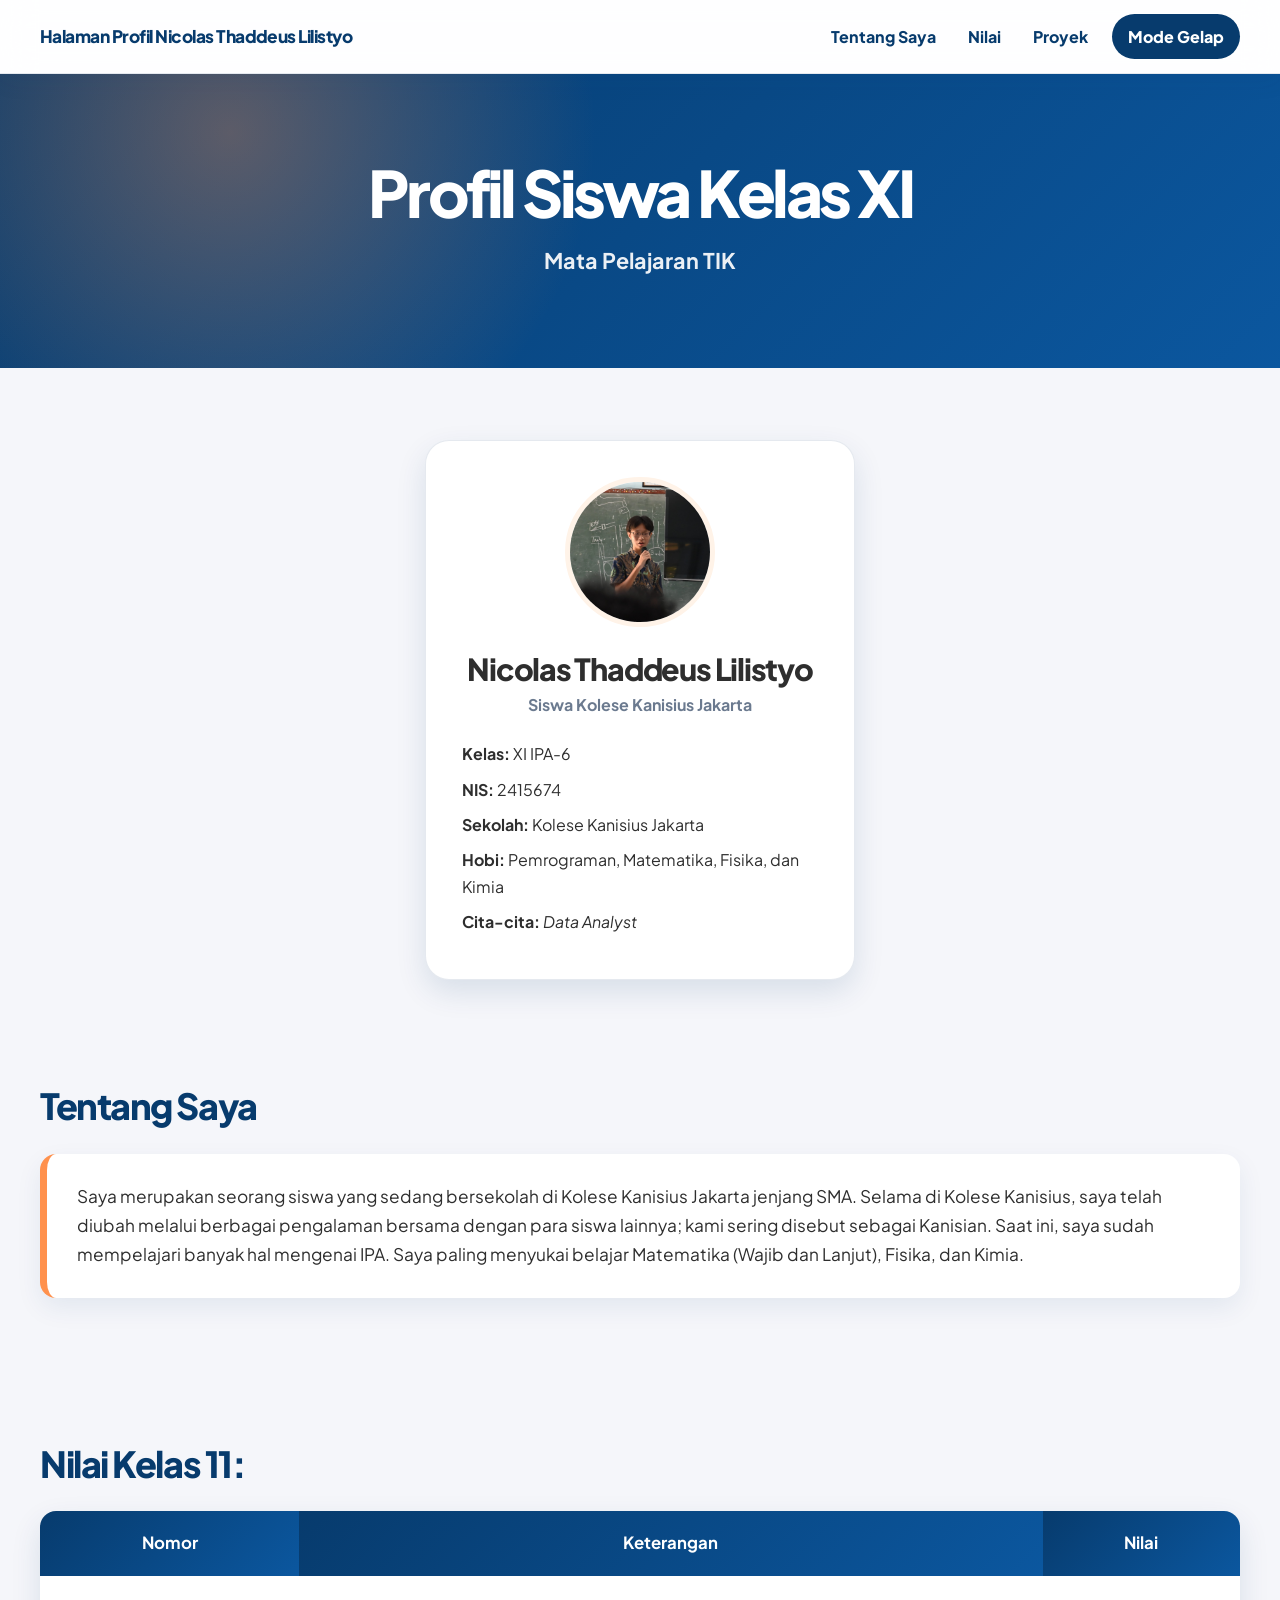
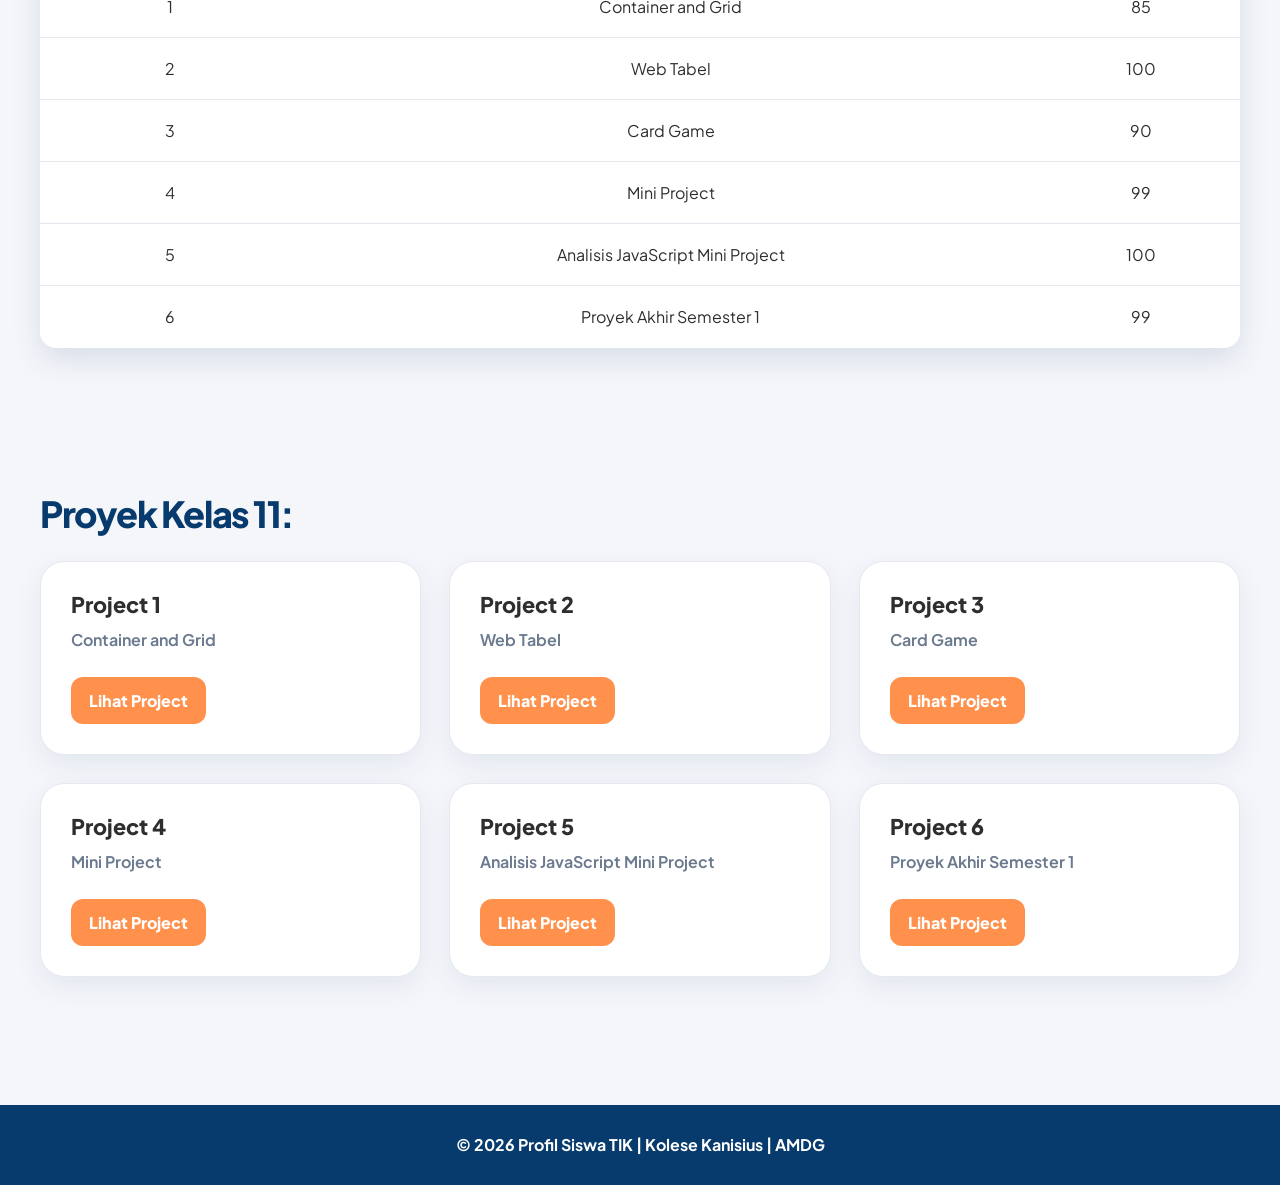
<file: index.html>
<!DOCTYPE html>
<html lang="en">
<head>
    <meta charset="UTF-8">
    <meta name="viewport" content="width=device-width, initial-scale=1.0">
    <title>Profil TIK: Nicolas Thaddeus Lilistyo</title>
    <link href="https://cdn.jsdelivr.net/npm/bootstrap@5.3.8/dist/css/bootstrap.min.css" rel="stylesheet" integrity="sha384-sRIl4kxILFvY47J16cr9ZwB07vP4J8+LH7qKQnuqkuIAvNWLzeN8tE5YBujZqJLB" crossorigin="anonymous">
    <link rel="stylesheet" href="main.css">
    <script src="https://cdn.jsdelivr.net/npm/bootstrap@5.3.8/dist/js/bootstrap.bundle.min.js" integrity="sha384-FKyoEForCGlyvwx9Hj09JcYn3nv7wiPVlz7YYwJrWVcXK/BmnVDxM+D2scQbITxI" crossorigin="anonymous"></script>
</head>
<body>
    <nav class="navbar">
        <a class="navbar-name" href="#">Halaman Profil Nicolas Thaddeus Lilistyo</a>
        <button class="navbar-toggler" type="button" data-bs-toggle="collapse" data-bs-target="#navMenu"><span class="navbar-toggler-icon"></span></button>
        <div class="collapse navbar-collapse" id="navMenu">
            <ul class="navbar-nav ms-auto">
                <li class="nav-item"><a class="nav-link" href="#tentang">Tentang Saya</a></li>
                <li class="nav-item"><a class="nav-link" href="#nilai">Nilai</a></li>
                <li class="nav-item"><a class="nav-link" href="#proyek">Proyek</a></li>
            </ul>
            <button class="dark-mode" type="button">Mode Gelap</button>
        </div>
    </nav>

    <header>
        <h1>Profil Siswa Kelas XI</h1>
        <p>Mata Pelajaran TIK</p>
    </header>

    <section id="profil">
        <div class="profile-card">
            <img src="profil.jpeg" alt="Foto Profil">
            <h2>Nicolas Thaddeus Lilistyo</h2>
            <p>Siswa Kolese Kanisius Jakarta</p>
            <div class="biodata">
                <p><b>Kelas:</b> XI IPA-6</p>
                <p><b>NIS:</b> 2415674</p>
                <p><b>Sekolah:</b> Kolese Kanisius Jakarta</p>
                <p><b>Hobi:</b> Pemrograman, Matematika, Fisika, dan Kimia</p>
                <p><b>Cita-cita:</b> <i>Data Analyst</i></p>
            </div>
        </div>
    </section>

    <section id="tentang">
        <h2>Tentang Saya</h2>
        <p>Saya merupakan seorang siswa yang sedang bersekolah di Kolese Kanisius Jakarta jenjang SMA. Selama di Kolese Kanisius, saya telah diubah melalui berbagai pengalaman bersama dengan para siswa lainnya; kami sering disebut sebagai Kanisian. Saat ini, saya sudah mempelajari banyak hal mengenai IPA. Saya paling menyukai belajar Matematika (Wajib dan Lanjut), Fisika, dan Kimia.</p>
    </section>

    <section id="nilai">
        <h2>Nilai Kelas 11:</h2>
        <table>
            <thead>
                <tr>
                    <th>Nomor</th>
                    <th>Keterangan</th>
                    <th>Nilai</th>
                </tr>
            </thead>
            <tbody>
                <tr>
                    <td>1</td>
                    <td>Container and Grid</td>
                    <td>85</td>
                </tr>
                <tr>
                    <td>2</td>
                    <td>Web Tabel</td>
                    <td>100</td>
                </tr>
                <tr>
                    <td>3</td>
                    <td>Card Game</td>
                    <td>90</td>
                </tr>
                <tr>
                    <td>4</td>
                    <td>Mini Project</td>
                    <td>99</td>
                </tr>
                <tr>
                    <td>5</td>
                    <td>Analisis JavaScript Mini Project</td>
                    <td>100</td>
                </tr>
                <tr>
                    <td>6</td>
                    <td>Proyek Akhir Semester 1</td>
                    <td>99</td>
                </tr>
            </tbody>
        </table>
    </section>

    <section id="proyek">
        <h2>Proyek Kelas 11:</h2>
        <div class="project-container">
            <div class="project-card">
                <h3>Project 1</h3>
                <p>Container and Grid</p>
                <a href="project1.html">Lihat Project</a>
            </div>
            <div class="project-card">
                <h3>Project 2</h3>
                <p>Web Tabel</p>
                <a href="project2.html">Lihat Project</a>
            </div>
            <div class="project-card">
                <h3>Project 3</h3>
                <p>Card Game</p>
                <a href="project3.html">Lihat Project</a>
            </div>
            <div class="project-card">
                <h3>Project 4</h3>
                <p>Mini Project</p>
                <a href="project4.html">Lihat Project</a>
            </div>
            <div class="project-card">
                <h3>Project 5</h3>
                <p>Analisis JavaScript Mini Project</p>
                <a href="project5.html">Lihat Project</a>
            </div>
            <div class="project-card">
                <h3>Project 6</h3>
                <p>Proyek Akhir Semester 1</p>
                <a href="project6.html">Lihat Project</a>
            </div>
        </div>
    </section>

    <footer>
        <p>© 2026 Profil Siswa TIK | Kolese Kanisius | AMDG</p>
    </footer>

    <script src="script.js"></script>
</body>
</html>
</file>
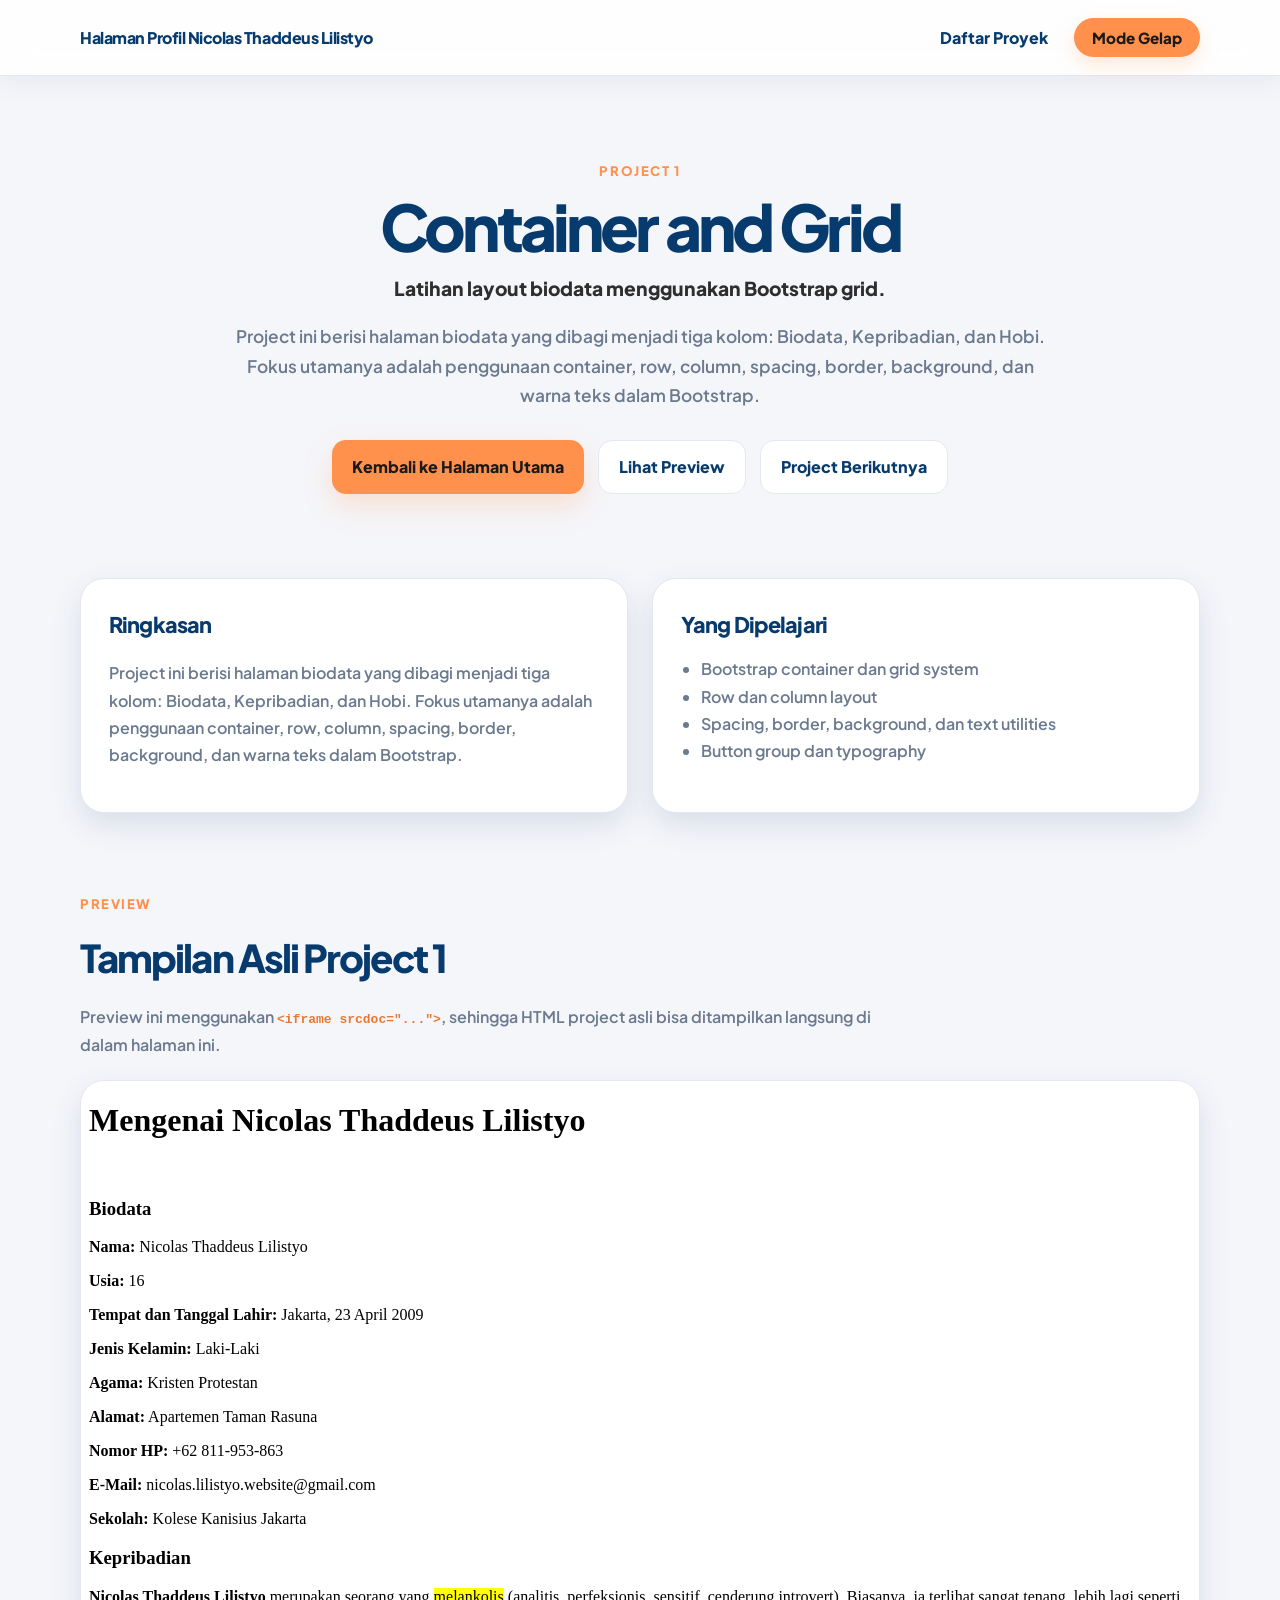
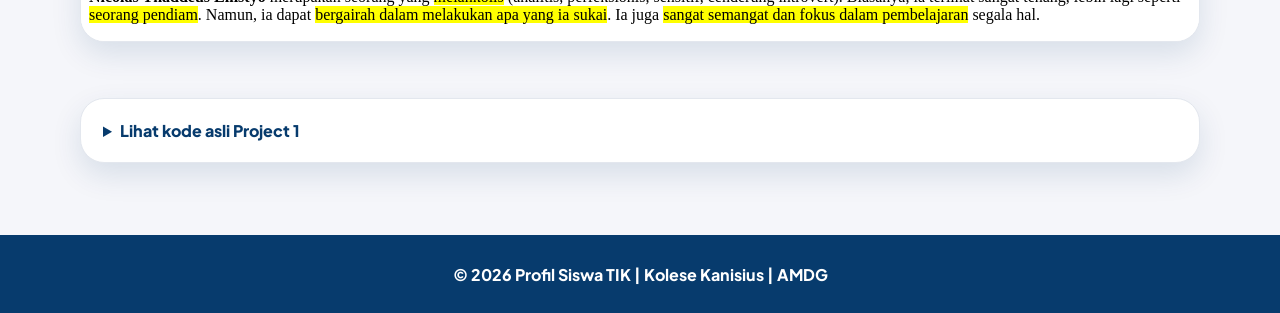
<file: project1.html>
<!DOCTYPE html>
<html lang="en">
<head>
  <meta charset="UTF-8">
  <meta name="viewport" content="width=device-width, initial-scale=1.0">
  <title>Project 1 | Container and Grid</title>
  <link rel="stylesheet" href="project.css">
</head>
<body>
  <nav class="project-navbar">
    <a class="brand" href="index.html">Halaman Profil Nicolas Thaddeus Lilistyo</a>

    <div class="nav-actions">
      <a href="index.html#proyek" class="nav-link">Daftar Proyek</a>
      <button class="dark-mode" type="button">Mode Gelap</button>
    </div>
  </nav>

  <main>
    <section class="hero">
      <p class="eyebrow">Project 1</p>
      <h1>Container and Grid</h1>
      <p class="subtitle">Latihan layout biodata menggunakan Bootstrap grid.</p>
      <p class="hero-description">Project ini berisi halaman biodata yang dibagi menjadi tiga kolom: Biodata, Kepribadian, dan Hobi. Fokus utamanya adalah penggunaan container, row, column, spacing, border, background, dan warna teks dalam Bootstrap.</p>

      <div class="hero-buttons">
        <a href="index.html" class="btn btn-primary">Kembali ke Halaman Utama</a>
        <a href="#preview" class="btn btn-secondary">Lihat Preview</a>
        
        <a href="project2.html" class="btn btn-secondary">Project Berikutnya</a>
      </div>
    </section>

    <section class="info-grid">
      <article class="info-card">
        <h2>Ringkasan</h2>
        <p>Project ini berisi halaman biodata yang dibagi menjadi tiga kolom: Biodata, Kepribadian, dan Hobi. Fokus utamanya adalah penggunaan container, row, column, spacing, border, background, dan warna teks dalam Bootstrap.</p>
      </article>

      <article class="info-card">
        <h2>Yang Dipelajari</h2>
        <ul>
          <li>Bootstrap container dan grid system</li><li>Row dan column layout</li><li>Spacing, border, background, dan text utilities</li><li>Button group dan typography</li>
        </ul>
      </article>
    </section>

    <section id="preview" class="preview-section">
      <div class="section-heading">
        <p class="eyebrow">Preview</p>
        <h2>Tampilan Asli Project 1</h2>
        <p>
          Preview ini menggunakan <code>&lt;iframe srcdoc=&quot;...&quot;&gt;</code>,
          sehingga HTML project asli bisa ditampilkan langsung di dalam halaman ini.
        </p>
      </div>

      <div class="preview-frame">
        <iframe title="Preview Project 1" srcdoc="&lt;!DOCTYPE html&gt;
&lt;html lang=&quot;en&quot;&gt;
&lt;head&gt;
    &lt;meta charset=&quot;UTF-8&quot;&gt;
    &lt;meta name=&quot;viewport&quot; content=&quot;width=device-width, initial-scale=1.0&quot;&gt;
    &lt;title&gt;2.4 - Example Demo&lt;/title&gt;
    &lt;link href=&quot;https://cdn.jsdelivr.net/npm/bootstrap@5.3.8/dist/css/bootstrap.min.css&quot; rel=&quot;stylesheet&quot; integrity=&quot;sha384-sRIl4kxILFvY47J16cr9ZwB07vP4J8+LH7qKQnuqkuIAvNWLzeN8tE5YBujZqJLB&quot; crossorigin=&quot;anonymous&quot;&gt;
    &lt;script src=&quot;https://cdn.jsdelivr.net/npm/bootstrap@5.3.8/dist/js/bootstrap.bundle.min.js&quot; integrity=&quot;sha384-FKyoEForCGlyvwx9Hj09JcYn3nv7wiPVlz7YYwJrWVcXK/BmnVDxM+D2scQbITxI&quot; crossorigin=&quot;anonymous&quot;&gt;&lt;/script&gt;
&lt;/head&gt;
&lt;body&gt;
&lt;div class=&quot;container-fluid p-5&quot;&gt;
    &lt;h1 class=&quot;text-center&quot;&gt;&lt;b&gt;Mengenai Nicolas Thaddeus Lilistyo&lt;/b&gt;&lt;/h1&gt;
    &lt;br&gt;
    &lt;div class=&quot;row&quot;&gt;
        &lt;div class=&quot;col-sm-4 p-3 bg-dark text-warning border border-light border-2&quot;&gt;
            &lt;h3 class=&quot;text-center&quot;&gt;&lt;b&gt;Biodata&lt;/b&gt;&lt;/h3&gt;
            &lt;p&gt;&lt;b&gt;Nama:&lt;/b&gt;&lt;span class=&quot;text-white&quot;&gt; Nicolas Thaddeus Lilistyo&lt;/span&gt;&lt;/p&gt;
            &lt;p&gt;&lt;b&gt;Usia:&lt;/b&gt;&lt;span class=&quot;text-white&quot;&gt; 16&lt;/span&gt;&lt;/p&gt;
            &lt;p&gt;&lt;b&gt;Tempat dan Tanggal Lahir:&lt;/b&gt;&lt;span class=&quot;text-white&quot;&gt; Jakarta, 23 April 2009&lt;/span&gt;&lt;/p&gt;
            &lt;p&gt;&lt;b&gt;Jenis Kelamin:&lt;/b&gt;&lt;span class=&quot;text-white&quot;&gt; Laki-Laki&lt;/span&gt;&lt;/p&gt;
            &lt;p&gt;&lt;b&gt;Agama:&lt;/b&gt;&lt;span class=&quot;text-white&quot;&gt; Kristen Protestan&lt;/span&gt;&lt;/p&gt;
            &lt;p&gt;&lt;b&gt;Alamat:&lt;/b&gt;&lt;span class=&quot;text-white&quot;&gt; Apartemen Taman Rasuna&lt;/span&gt;&lt;/p&gt;
            &lt;p&gt;&lt;b&gt;Nomor HP:&lt;/b&gt;&lt;span class=&quot;text-white&quot;&gt; +62 811-953-863&lt;/span&gt;&lt;/p&gt;
            &lt;p&gt;&lt;b&gt;E-Mail:&lt;/b&gt;&lt;span class=&quot;text-white&quot;&gt; nicolas.lilistyo.website@gmail.com&lt;/span&gt;&lt;/p&gt;
            &lt;p&gt;&lt;b&gt;Sekolah:&lt;/b&gt;&lt;span class=&quot;text-white&quot;&gt; Kolese Kanisius Jakarta&lt;/span&gt;&lt;/p&gt;
        &lt;/div&gt;
        &lt;div class=&quot;col-sm-4 p-3 bg-dark text-white border border-light border-2&quot;&gt;
            &lt;h3 class=&quot;text-center&quot;&gt;&lt;b&gt;Kepribadian&lt;/b&gt;&lt;/h3&gt;
            &lt;p&gt;&lt;b class=&quot;text-success&quot;&gt;Nicolas Thaddeus Lilistyo&lt;/b&gt; merupakan seorang yang &lt;mark&gt;melankolis&lt;/mark&gt; &lt;span class=&quot;text-white-50 text-sm&quot;&gt;(analitis, perfeksionis, sensitif, cenderung introvert)&lt;/span&gt;. Biasanya, ia terlihat sangat tenang, lebih lagi seperti &lt;mark&gt;seorang pendiam&lt;/mark&gt;. Namun, ia dapat &lt;mark&gt;bergairah dalam melakukan apa yang ia sukai&lt;/mark&gt;. Ia juga &lt;mark&gt;sangat semangat dan fokus dalam pembelajaran&lt;/mark&gt; segala hal.&lt;/p&gt;
        &lt;/div&gt;
        &lt;div class=&quot;col-sm-4 p-3 bg-dark text-info border border-light border-2&quot;&gt;
            &lt;h3 class=&quot;text-center&quot;&gt;&lt;b&gt;Hobi&lt;/b&gt;&lt;/h3&gt;
            &lt;dl&gt;
                &lt;dd&gt;- Belajar &lt;span class=&quot;text-white&quot;&gt;Programming &amp; Machine Learning&lt;/span&gt;&lt;/dd&gt;
                &lt;dd&gt;- Belajar &lt;span class=&quot;text-white&quot;&gt;Matematika, Fisika, dan Kimia&lt;/span&gt;&lt;/dd&gt;
                &lt;dd&gt;- Menganalisis &lt;span class=&quot;text-white&quot;&gt;Kepribadian&lt;/span&gt;&lt;/dd&gt;
                &lt;dd&gt;- Menganalisis &lt;span class=&quot;text-white&quot;&gt;Data&lt;/span&gt;&lt;/dd&gt;
                &lt;dd&gt;- Membuat &lt;span class=&quot;text-white&quot;&gt;&lt;i&gt;Spreadsheet&lt;/i&gt; Data&lt;/span&gt;&lt;/dd&gt;
                &lt;dd&gt;- Membuat &lt;i class=&quot;text-white&quot;&gt;Design&lt;/i&gt;&lt;/dd&gt;
                &lt;dd&gt;- Bermain &lt;span class=&quot;text-white&quot;&gt;Gim Daring&lt;/span&gt;&lt;/dd&gt;
            &lt;/dl&gt;
        &lt;/div&gt;
    &lt;/div&gt;
    &lt;br&gt;
    &lt;div class=&quot;d-flex justify-content-center&quot;&gt;
        &lt;div class=&quot;btn-group btn-group-lg&quot;&gt;
            &lt;button type=&quot;button&quot; class=&quot;btn btn-primary&quot;&gt;Post&lt;/button&gt;
            &lt;button type=&quot;button&quot; class=&quot;btn btn-danger&quot;&gt;Like&lt;/button&gt;
            &lt;button type=&quot;button&quot; class=&quot;btn btn-outline-dark&quot;&gt;Back&lt;/button&gt;
        &lt;/div&gt;
    &lt;/div&gt;
&lt;/div&gt;
&lt;/body&gt;
&lt;/html&gt;"></iframe>
      </div>
    </section>

    <section class="code-section">
      <details>
        <summary>Lihat kode asli Project 1</summary>
        <pre><code>&lt;!DOCTYPE html&gt;
&lt;html lang=&quot;en&quot;&gt;
&lt;head&gt;
    &lt;meta charset=&quot;UTF-8&quot;&gt;
    &lt;meta name=&quot;viewport&quot; content=&quot;width=device-width, initial-scale=1.0&quot;&gt;
    &lt;title&gt;2.4 - Example Demo&lt;/title&gt;
    &lt;link href=&quot;https://cdn.jsdelivr.net/npm/bootstrap@5.3.8/dist/css/bootstrap.min.css&quot; rel=&quot;stylesheet&quot; integrity=&quot;sha384-sRIl4kxILFvY47J16cr9ZwB07vP4J8+LH7qKQnuqkuIAvNWLzeN8tE5YBujZqJLB&quot; crossorigin=&quot;anonymous&quot;&gt;
    &lt;script src=&quot;https://cdn.jsdelivr.net/npm/bootstrap@5.3.8/dist/js/bootstrap.bundle.min.js&quot; integrity=&quot;sha384-FKyoEForCGlyvwx9Hj09JcYn3nv7wiPVlz7YYwJrWVcXK/BmnVDxM+D2scQbITxI&quot; crossorigin=&quot;anonymous&quot;&gt;&lt;/script&gt;
&lt;/head&gt;
&lt;body&gt;
&lt;div class=&quot;container-fluid p-5&quot;&gt;
    &lt;h1 class=&quot;text-center&quot;&gt;&lt;b&gt;Mengenai Nicolas Thaddeus Lilistyo&lt;/b&gt;&lt;/h1&gt;
    &lt;br&gt;
    &lt;div class=&quot;row&quot;&gt;
        &lt;div class=&quot;col-sm-4 p-3 bg-dark text-warning border border-light border-2&quot;&gt;
            &lt;h3 class=&quot;text-center&quot;&gt;&lt;b&gt;Biodata&lt;/b&gt;&lt;/h3&gt;
            &lt;p&gt;&lt;b&gt;Nama:&lt;/b&gt;&lt;span class=&quot;text-white&quot;&gt; Nicolas Thaddeus Lilistyo&lt;/span&gt;&lt;/p&gt;
            &lt;p&gt;&lt;b&gt;Usia:&lt;/b&gt;&lt;span class=&quot;text-white&quot;&gt; 16&lt;/span&gt;&lt;/p&gt;
            &lt;p&gt;&lt;b&gt;Tempat dan Tanggal Lahir:&lt;/b&gt;&lt;span class=&quot;text-white&quot;&gt; Jakarta, 23 April 2009&lt;/span&gt;&lt;/p&gt;
            &lt;p&gt;&lt;b&gt;Jenis Kelamin:&lt;/b&gt;&lt;span class=&quot;text-white&quot;&gt; Laki-Laki&lt;/span&gt;&lt;/p&gt;
            &lt;p&gt;&lt;b&gt;Agama:&lt;/b&gt;&lt;span class=&quot;text-white&quot;&gt; Kristen Protestan&lt;/span&gt;&lt;/p&gt;
            &lt;p&gt;&lt;b&gt;Alamat:&lt;/b&gt;&lt;span class=&quot;text-white&quot;&gt; Apartemen Taman Rasuna&lt;/span&gt;&lt;/p&gt;
            &lt;p&gt;&lt;b&gt;Nomor HP:&lt;/b&gt;&lt;span class=&quot;text-white&quot;&gt; +62 811-953-863&lt;/span&gt;&lt;/p&gt;
            &lt;p&gt;&lt;b&gt;E-Mail:&lt;/b&gt;&lt;span class=&quot;text-white&quot;&gt; nicolas.lilistyo.website@gmail.com&lt;/span&gt;&lt;/p&gt;
            &lt;p&gt;&lt;b&gt;Sekolah:&lt;/b&gt;&lt;span class=&quot;text-white&quot;&gt; Kolese Kanisius Jakarta&lt;/span&gt;&lt;/p&gt;
        &lt;/div&gt;
        &lt;div class=&quot;col-sm-4 p-3 bg-dark text-white border border-light border-2&quot;&gt;
            &lt;h3 class=&quot;text-center&quot;&gt;&lt;b&gt;Kepribadian&lt;/b&gt;&lt;/h3&gt;
            &lt;p&gt;&lt;b class=&quot;text-success&quot;&gt;Nicolas Thaddeus Lilistyo&lt;/b&gt; merupakan seorang yang &lt;mark&gt;melankolis&lt;/mark&gt; &lt;span class=&quot;text-white-50 text-sm&quot;&gt;(analitis, perfeksionis, sensitif, cenderung introvert)&lt;/span&gt;. Biasanya, ia terlihat sangat tenang, lebih lagi seperti &lt;mark&gt;seorang pendiam&lt;/mark&gt;. Namun, ia dapat &lt;mark&gt;bergairah dalam melakukan apa yang ia sukai&lt;/mark&gt;. Ia juga &lt;mark&gt;sangat semangat dan fokus dalam pembelajaran&lt;/mark&gt; segala hal.&lt;/p&gt;
        &lt;/div&gt;
        &lt;div class=&quot;col-sm-4 p-3 bg-dark text-info border border-light border-2&quot;&gt;
            &lt;h3 class=&quot;text-center&quot;&gt;&lt;b&gt;Hobi&lt;/b&gt;&lt;/h3&gt;
            &lt;dl&gt;
                &lt;dd&gt;- Belajar &lt;span class=&quot;text-white&quot;&gt;Programming &amp; Machine Learning&lt;/span&gt;&lt;/dd&gt;
                &lt;dd&gt;- Belajar &lt;span class=&quot;text-white&quot;&gt;Matematika, Fisika, dan Kimia&lt;/span&gt;&lt;/dd&gt;
                &lt;dd&gt;- Menganalisis &lt;span class=&quot;text-white&quot;&gt;Kepribadian&lt;/span&gt;&lt;/dd&gt;
                &lt;dd&gt;- Menganalisis &lt;span class=&quot;text-white&quot;&gt;Data&lt;/span&gt;&lt;/dd&gt;
                &lt;dd&gt;- Membuat &lt;span class=&quot;text-white&quot;&gt;&lt;i&gt;Spreadsheet&lt;/i&gt; Data&lt;/span&gt;&lt;/dd&gt;
                &lt;dd&gt;- Membuat &lt;i class=&quot;text-white&quot;&gt;Design&lt;/i&gt;&lt;/dd&gt;
                &lt;dd&gt;- Bermain &lt;span class=&quot;text-white&quot;&gt;Gim Daring&lt;/span&gt;&lt;/dd&gt;
            &lt;/dl&gt;
        &lt;/div&gt;
    &lt;/div&gt;
    &lt;br&gt;
    &lt;div class=&quot;d-flex justify-content-center&quot;&gt;
        &lt;div class=&quot;btn-group btn-group-lg&quot;&gt;
            &lt;button type=&quot;button&quot; class=&quot;btn btn-primary&quot;&gt;Post&lt;/button&gt;
            &lt;button type=&quot;button&quot; class=&quot;btn btn-danger&quot;&gt;Like&lt;/button&gt;
            &lt;button type=&quot;button&quot; class=&quot;btn btn-outline-dark&quot;&gt;Back&lt;/button&gt;
        &lt;/div&gt;
    &lt;/div&gt;
&lt;/div&gt;
&lt;/body&gt;
&lt;/html&gt;</code></pre>
      </details>
    </section>
  </main>

  <footer>
    <p>© 2026 Profil Siswa TIK | Kolese Kanisius | AMDG</p>
  </footer>

  <script src="script.js"></script>
</body>
</html>
</file>
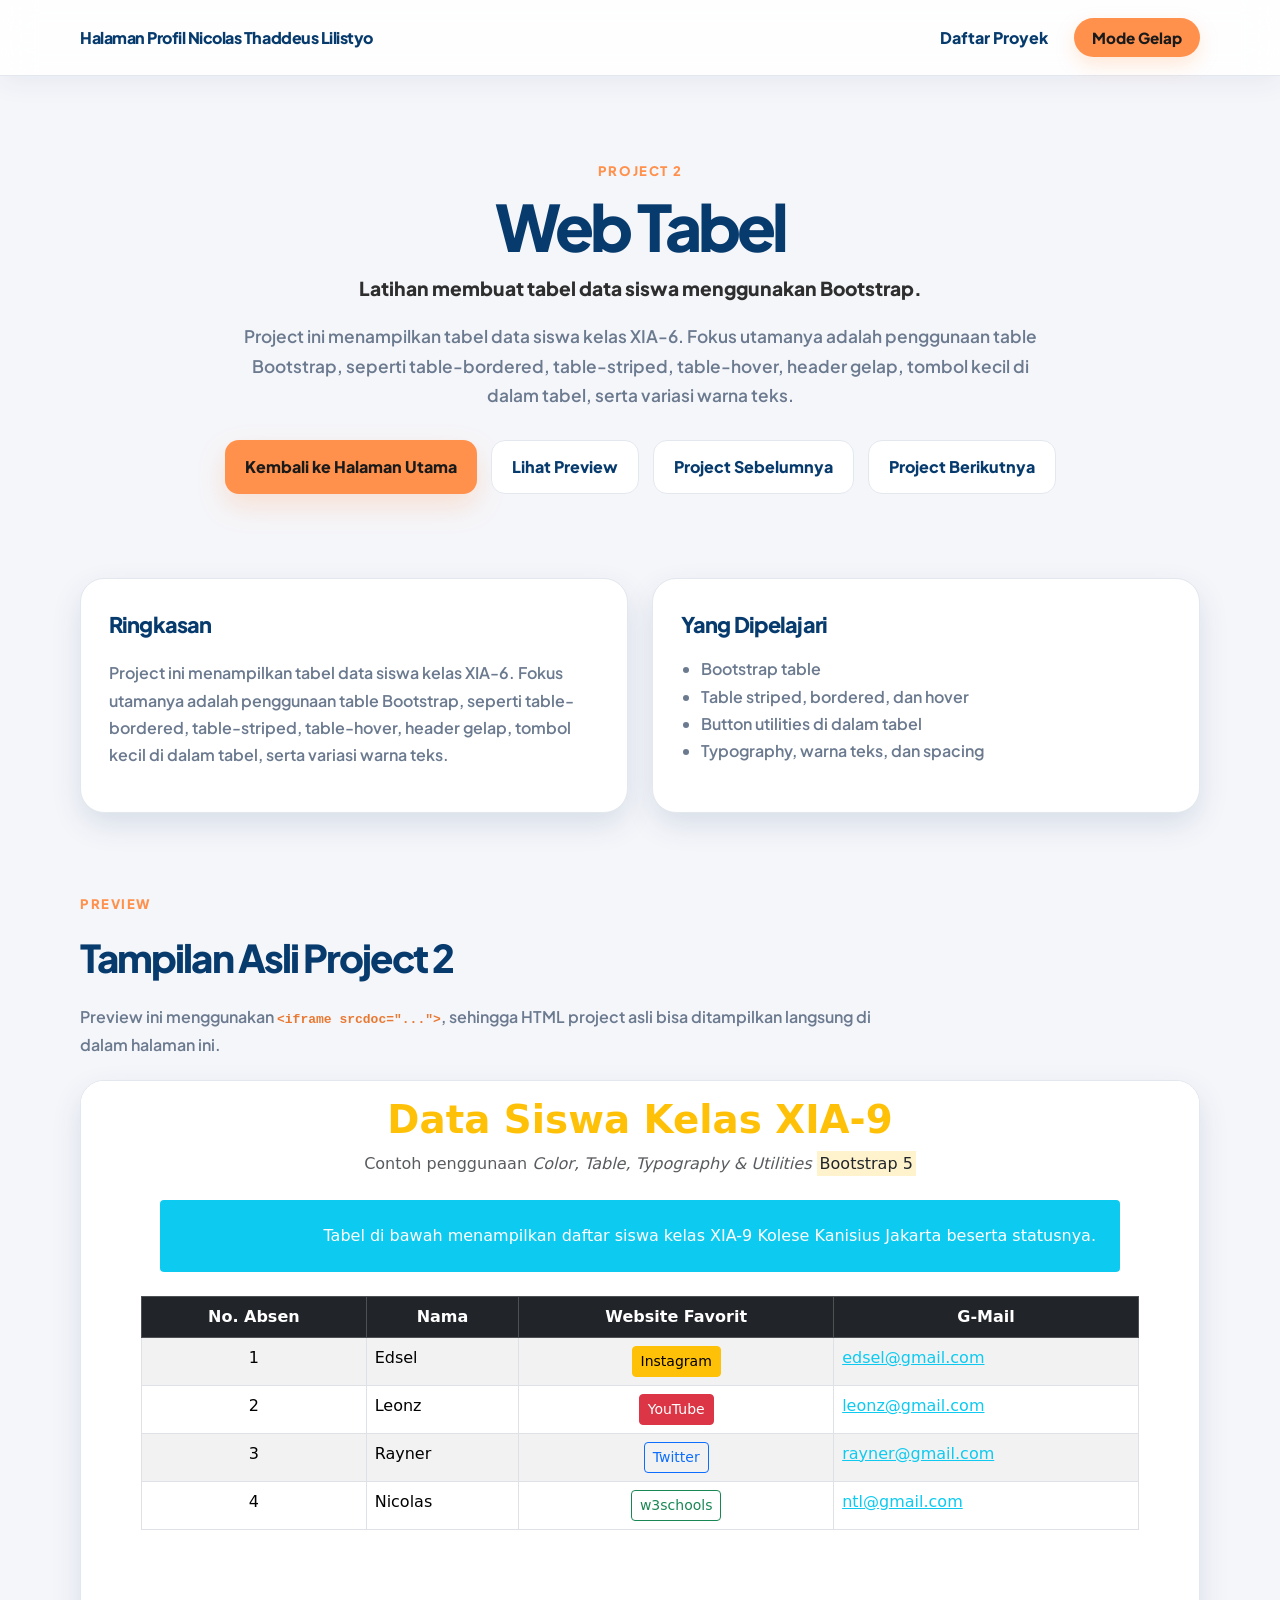
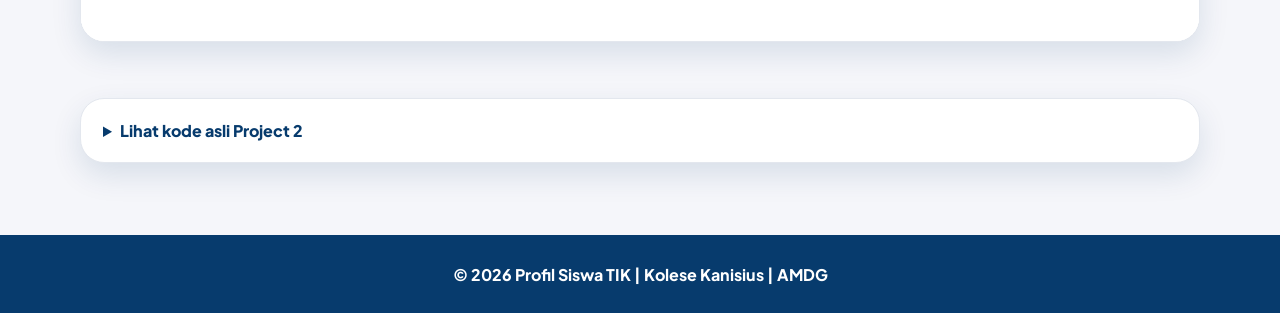
<file: project2.html>
<!DOCTYPE html>
<html lang="en">
<head>
  <meta charset="UTF-8" />
  <meta name="viewport" content="width=device-width, initial-scale=1.0" />

  <title>Project 2 | Web Tabel</title>

  <link rel="stylesheet" href="project.css" />
</head>
<body>
  <nav class="project-navbar">
    <a class="brand" href="index.html">Halaman Profil Nicolas Thaddeus Lilistyo</a>

    <div class="nav-actions">
      <a href="index.html#proyek" class="nav-link">Daftar Proyek</a>
      <button class="dark-mode" type="button">Mode Gelap</button>
    </div>
  </nav>

  <main>
    <section class="hero">
      <p class="eyebrow">Project 2</p>
      <h1>Web Tabel</h1>
      <p class="subtitle">Latihan membuat tabel data siswa menggunakan Bootstrap.</p>

      <p class="hero-description">
        Project ini menampilkan tabel data siswa kelas XIA-6. Fokus utamanya adalah
        penggunaan table Bootstrap, seperti table-bordered, table-striped, table-hover,
        header gelap, tombol kecil di dalam tabel, serta variasi warna teks.
      </p>

      <div class="hero-buttons">
        <a href="index.html" class="btn btn-primary">Kembali ke Halaman Utama</a>
        <a href="#preview" class="btn btn-secondary">Lihat Preview</a>
        <a href="project1.html" class="btn btn-secondary">Project Sebelumnya</a>
        <a href="project3.html" class="btn btn-secondary">Project Berikutnya</a>
      </div>
    </section>

    <section class="info-grid">
      <article class="info-card">
        <h2>Ringkasan</h2>
        <p>
          Project ini menampilkan tabel data siswa kelas XIA-6. Fokus utamanya adalah
          penggunaan table Bootstrap, seperti table-bordered, table-striped, table-hover,
          header gelap, tombol kecil di dalam tabel, serta variasi warna teks.
        </p>
      </article>

      <article class="info-card">
        <h2>Yang Dipelajari</h2>
        <ul>
          <li>Bootstrap table</li>
          <li>Table striped, bordered, dan hover</li>
          <li>Button utilities di dalam tabel</li>
          <li>Typography, warna teks, dan spacing</li>
        </ul>
      </article>
    </section>

    <section id="preview" class="preview-section">
      <div class="section-heading">
        <p class="eyebrow">Preview</p>
        <h2>Tampilan Asli Project 2</h2>
        <p>
          Preview ini menggunakan <code>&lt;iframe srcdoc=&quot;...&quot;&gt;</code>,
          sehingga HTML project asli bisa ditampilkan langsung di dalam halaman ini.
        </p>
      </div>

      <div class="preview-frame">
        <iframe
          title="Preview Project 2"
          srcdoc="
<!DOCTYPE html>
<html lang='en'>
<head>
  <meta charset='UTF-8'>
  <meta name='viewport' content='width=device-width, initial-scale=1.0'>
  <title>3 - Example 2-Modified Demo</title>

  <link href='https://cdn.jsdelivr.net/npm/bootstrap@5.3.8/dist/css/bootstrap.min.css' rel='stylesheet'>
  <script src='https://cdn.jsdelivr.net/npm/bootstrap@5.3.8/dist/js/bootstrap.bundle.min.js'></script>
</head>
<body>
  <div class='container-fluid mt-3'>
    <h1 class='text-warning text-center'>
      <b>Data Siswa Kelas XIA-9</b>
    </h1>

    <p class='text-muted text-center'>
      Contoh penggunaan <i>Color, Table, Typography &amp; Utilities</i>
      <mark>Bootstrap 5</mark>
    </p>

    <div class='container bg-info mt-4 mb-4 p-4 rounded-1 text-white text-end'>
      Tabel di bawah menampilkan daftar siswa kelas XIA-9 Kolese Kanisius Jakarta beserta statusnya.
    </div>

    <div class='container-fluid px-5'>
      <table class='table table-bordered table-striped table-hover'>
        <thead class='table table-dark'>
          <tr class='text-center'>
            <th><b>No. Absen</b></th>
            <th><b>Nama</b></th>
            <th><b>Website Favorit</b></th>
            <th><b>G-Mail</b></th>
          </tr>
        </thead>

        <tbody>
          <tr>
            <td class='text-center'>1</td>
            <td>Edsel</td>
            <td class='text-center'>
              <button class='btn btn-warning btn-sm'>Instagram</button>
            </td>
            <td class='text-info'><u>edsel@gmail.com</u></td>
          </tr>

          <tr>
            <td class='text-center'>2</td>
            <td>Leonz</td>
            <td class='text-center'>
              <button class='btn btn-danger btn-sm'>YouTube</button>
            </td>
            <td class='text-info'><u>leonz@gmail.com</u></td>
          </tr>

          <tr>
            <td class='text-center'>3</td>
            <td>Rayner</td>
            <td class='text-center'>
              <button class='btn btn-outline-primary btn-sm'>Twitter</button>
            </td>
            <td class='text-info'><u>rayner@gmail.com</u></td>
          </tr>

          <tr>
            <td class='text-center'>4</td>
            <td>Nicolas</td>
            <td class='text-center'>
              <button class='btn btn-outline-success btn-sm'>w3schools</button>
            </td>
            <td class='text-info'><u>ntl@gmail.com</u></td>
          </tr>
        </tbody>
      </table>
    </div>
  </div>
</body>
</html>
          ">
        </iframe>
      </div>
    </section>

    <section class="code-section">
      <details>
        <summary>Lihat kode asli Project 2</summary>

        <pre><code>&lt;!DOCTYPE html&gt;
&lt;html lang=&quot;en&quot;&gt;
&lt;head&gt;
  &lt;meta charset=&quot;UTF-8&quot;&gt;
  &lt;meta name=&quot;viewport&quot; content=&quot;width=device-width, initial-scale=1.0&quot;&gt;
  &lt;title&gt;3 - Example 2-Modified Demo&lt;/title&gt;

  &lt;link href=&quot;https://cdn.jsdelivr.net/npm/bootstrap@5.3.8/dist/css/bootstrap.min.css&quot; rel=&quot;stylesheet&quot;&gt;
  &lt;script src=&quot;https://cdn.jsdelivr.net/npm/bootstrap@5.3.8/dist/js/bootstrap.bundle.min.js&quot;&gt;&lt;/script&gt;
&lt;/head&gt;
&lt;body&gt;
  &lt;div class=&quot;container-fluid mt-3&quot;&gt;
    &lt;h1 class=&quot;text-warning text-center&quot;&gt;
      &lt;b&gt;Data Siswa Kelas XIA-9&lt;/b&gt;
    &lt;/h1&gt;

    &lt;p class=&quot;text-muted text-center&quot;&gt;
      Contoh penggunaan &lt;i&gt;Color, Table, Typography &amp;amp; Utilities&lt;/i&gt;
      &lt;mark&gt;Bootstrap 5&lt;/mark&gt;
    &lt;/p&gt;

    &lt;div class=&quot;container bg-info mt-4 mb-4 p-4 rounded-1 text-white text-end&quot;&gt;
      Tabel di bawah menampilkan daftar siswa kelas XIA-9 Kolese Kanisius Jakarta beserta statusnya.
    &lt;/div&gt;

    &lt;div class=&quot;container-fluid px-5&quot;&gt;
      &lt;table class=&quot;table table-bordered table-striped table-hover&quot;&gt;
        &lt;thead class=&quot;table table-dark&quot;&gt;
          &lt;tr class=&quot;text-center&quot;&gt;
            &lt;th&gt;&lt;b&gt;No. Absen&lt;/b&gt;&lt;/th&gt;
            &lt;th&gt;&lt;b&gt;Nama&lt;/b&gt;&lt;/th&gt;
            &lt;th&gt;&lt;b&gt;Website Favorit&lt;/b&gt;&lt;/th&gt;
            &lt;th&gt;&lt;b&gt;G-Mail&lt;/b&gt;&lt;/th&gt;
          &lt;/tr&gt;
        &lt;/thead&gt;

        &lt;tbody&gt;
          &lt;tr&gt;
            &lt;td class=&quot;text-center&quot;&gt;1&lt;/td&gt;
            &lt;td&gt;Edsel&lt;/td&gt;
            &lt;td class=&quot;text-center&quot;&gt;
              &lt;button class=&quot;btn btn-warning btn-sm&quot;&gt;Instagram&lt;/button&gt;
            &lt;/td&gt;
            &lt;td class=&quot;text-info&quot;&gt;&lt;u&gt;edsel@gmail.com&lt;/u&gt;&lt;/td&gt;
          &lt;/tr&gt;

          &lt;tr&gt;
            &lt;td class=&quot;text-center&quot;&gt;2&lt;/td&gt;
            &lt;td&gt;Leonz&lt;/td&gt;
            &lt;td class=&quot;text-center&quot;&gt;
              &lt;button class=&quot;btn btn-danger btn-sm&quot;&gt;YouTube&lt;/button&gt;
            &lt;/td&gt;
            &lt;td class=&quot;text-info&quot;&gt;&lt;u&gt;leonz@gmail.com&lt;/u&gt;&lt;/td&gt;
          &lt;/tr&gt;

          &lt;tr&gt;
            &lt;td class=&quot;text-center&quot;&gt;3&lt;/td&gt;
            &lt;td&gt;Rayner&lt;/td&gt;
            &lt;td class=&quot;text-center&quot;&gt;
              &lt;button class=&quot;btn btn-outline-primary btn-sm&quot;&gt;Twitter&lt;/button&gt;
            &lt;/td&gt;
            &lt;td class=&quot;text-info&quot;&gt;&lt;u&gt;rayner@gmail.com&lt;/u&gt;&lt;/td&gt;
          &lt;/tr&gt;

          &lt;tr&gt;
            &lt;td class=&quot;text-center&quot;&gt;4&lt;/td&gt;
            &lt;td&gt;Nicolas&lt;/td&gt;
            &lt;td class=&quot;text-center&quot;&gt;
              &lt;button class=&quot;btn btn-outline-success btn-sm&quot;&gt;w3schools&lt;/button&gt;
            &lt;/td&gt;
            &lt;td class=&quot;text-info&quot;&gt;&lt;u&gt;ntl@gmail.com&lt;/u&gt;&lt;/td&gt;
          &lt;/tr&gt;
        &lt;/tbody&gt;
      &lt;/table&gt;
    &lt;/div&gt;
  &lt;/div&gt;
&lt;/body&gt;
&lt;/html&gt;</code></pre>
      </details>
    </section>
  </main>

  <footer>
    <p>© 2026 Profil Siswa TIK | Kolese Kanisius | AMDG</p>
  </footer>

  <script src="script.js"></script>
</body>
</html>
</file>
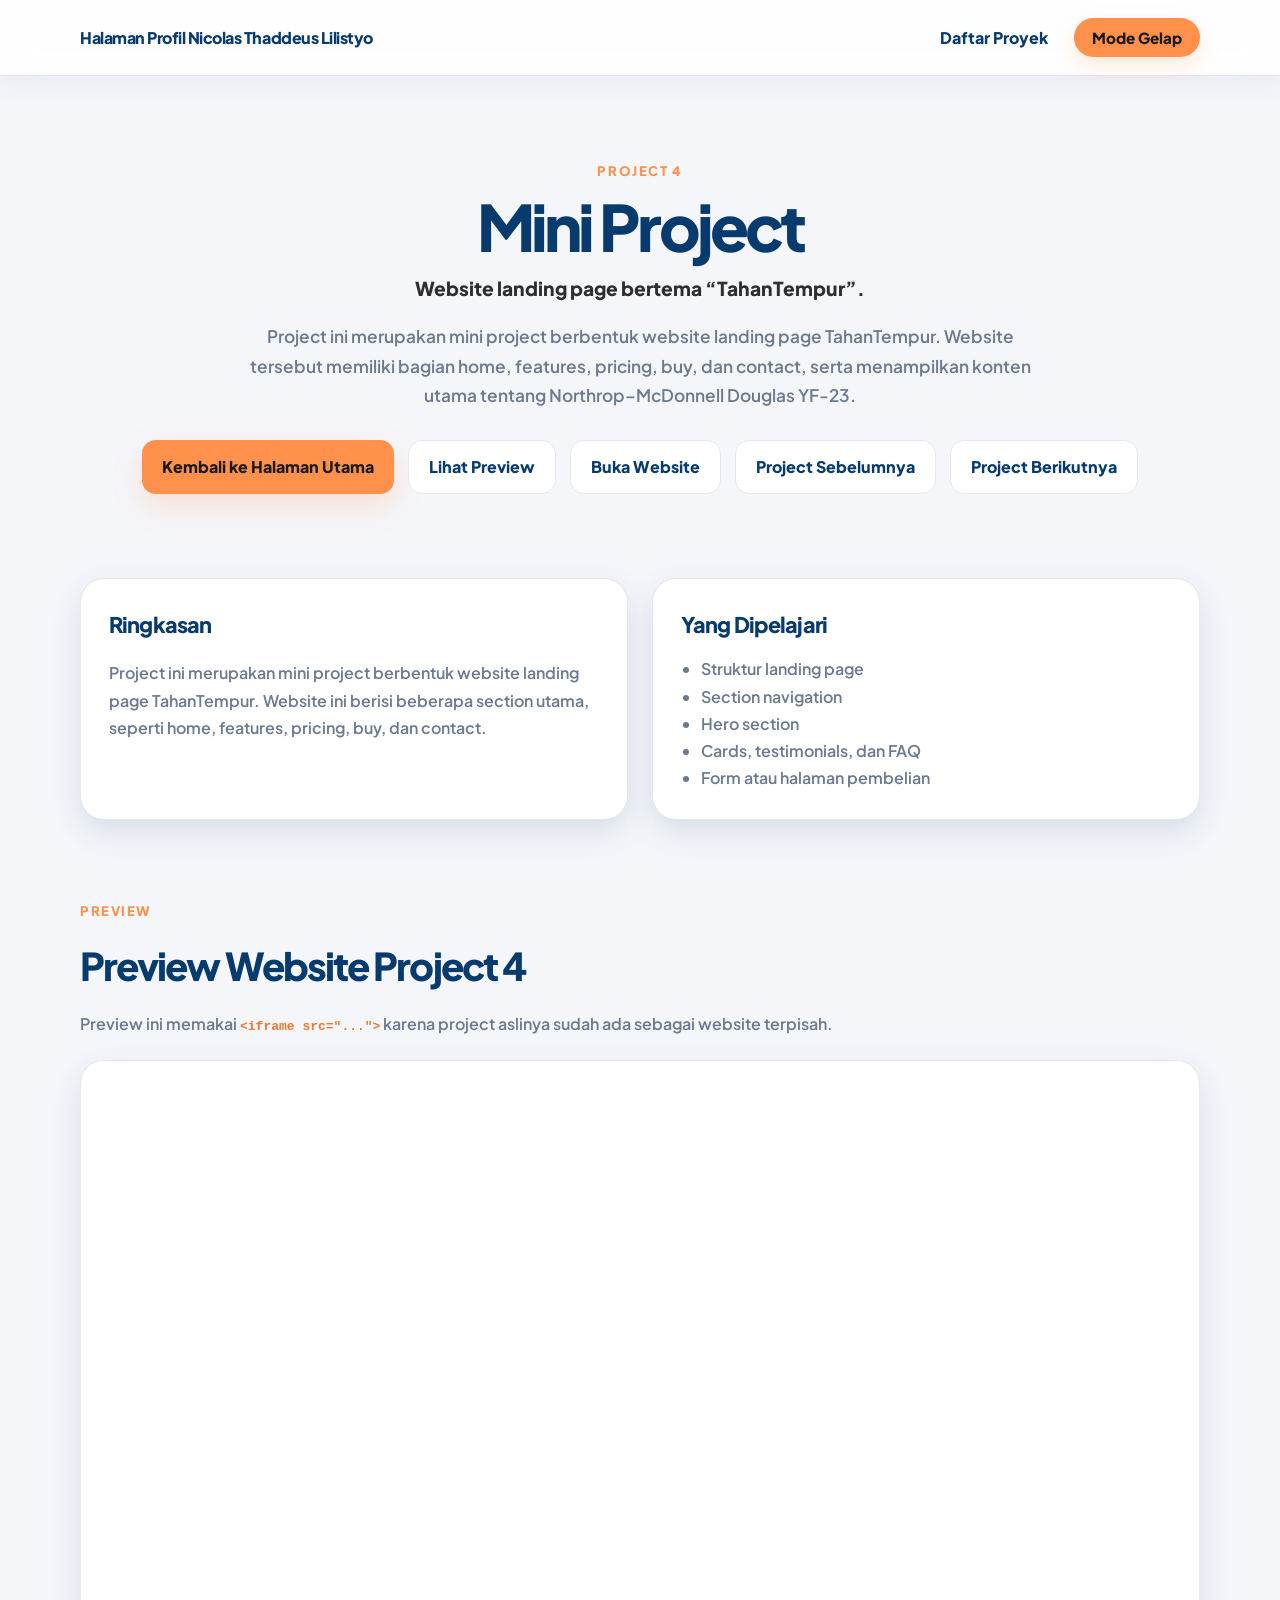
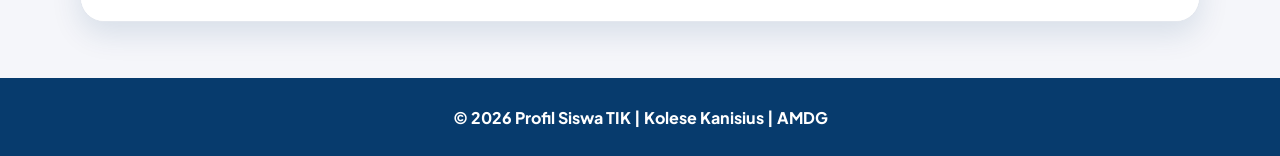
<file: project4.html>
<!DOCTYPE html>
<html lang="en">
<head>
  <meta charset="UTF-8" />
  <meta name="viewport" content="width=device-width, initial-scale=1.0" />
  <title>Project 4 | Mini Project</title>
  <link rel="stylesheet" href="project.css" />
</head>
<body>
  <nav class="project-navbar">
    <a class="brand" href="index.html">Halaman Profil Nicolas Thaddeus Lilistyo</a>

    <div class="nav-actions">
      <a href="index.html#proyek" class="nav-link">Daftar Proyek</a>
      <button class="dark-mode" type="button">Mode Gelap</button>
    </div>
  </nav>

  <main>
    <section class="hero">
      <p class="eyebrow">Project 4</p>
      <h1>Mini Project</h1>
      <p class="subtitle">Website landing page bertema “TahanTempur”.</p>
      <p class="hero-description">
        Project ini merupakan mini project berbentuk website landing page TahanTempur.
        Website tersebut memiliki bagian home, features, pricing, buy, dan contact, serta
        menampilkan konten utama tentang Northrop–McDonnell Douglas YF-23.
      </p>

      <div class="hero-buttons">
        <a href="index.html" class="btn btn-primary">Kembali ke Halaman Utama</a>
        <a href="#preview" class="btn btn-secondary">Lihat Preview</a>
        <a href="https://nicolasthaddeusl.github.io/TahanTempur/" target="_blank" rel="noopener noreferrer" class="btn btn-secondary">Buka Website</a>
        <a href="project3.html" class="btn btn-secondary">Project Sebelumnya</a>
        <a href="project5.html" class="btn btn-secondary">Project Berikutnya</a>
      </div>
    </section>

    <section class="info-grid">
      <article class="info-card">
        <h2>Ringkasan</h2>
        <p>
          Project ini merupakan mini project berbentuk website landing page TahanTempur.
          Website ini berisi beberapa section utama, seperti home, features, pricing,
          buy, dan contact.
        </p>
      </article>

      <article class="info-card">
        <h2>Yang Dipelajari</h2>
        <ul>
          <li>Struktur landing page</li>
          <li>Section navigation</li>
          <li>Hero section</li>
          <li>Cards, testimonials, dan FAQ</li>
          <li>Form atau halaman pembelian</li>
        </ul>
      </article>
    </section>

    <section id="preview" class="preview-section">
      <div class="section-heading">
        <p class="eyebrow">Preview</p>
        <h2>Preview Website Project 4</h2>
        <p>
          Preview ini memakai <code>&lt;iframe src=&quot;...&quot;&gt;</code> karena project aslinya
          sudah ada sebagai website terpisah.
        </p>
      </div>

      <div class="preview-frame external-preview">
        <iframe title="Preview Project 4" src="https://nicolasthaddeusl.github.io/TahanTempur/"></iframe>
      </div>
    </section>
  </main>

  <footer>
    <p>© 2026 Profil Siswa TIK | Kolese Kanisius | AMDG</p>
  </footer>

  <script src="script.js"></script>
</body>
</html>
</file>
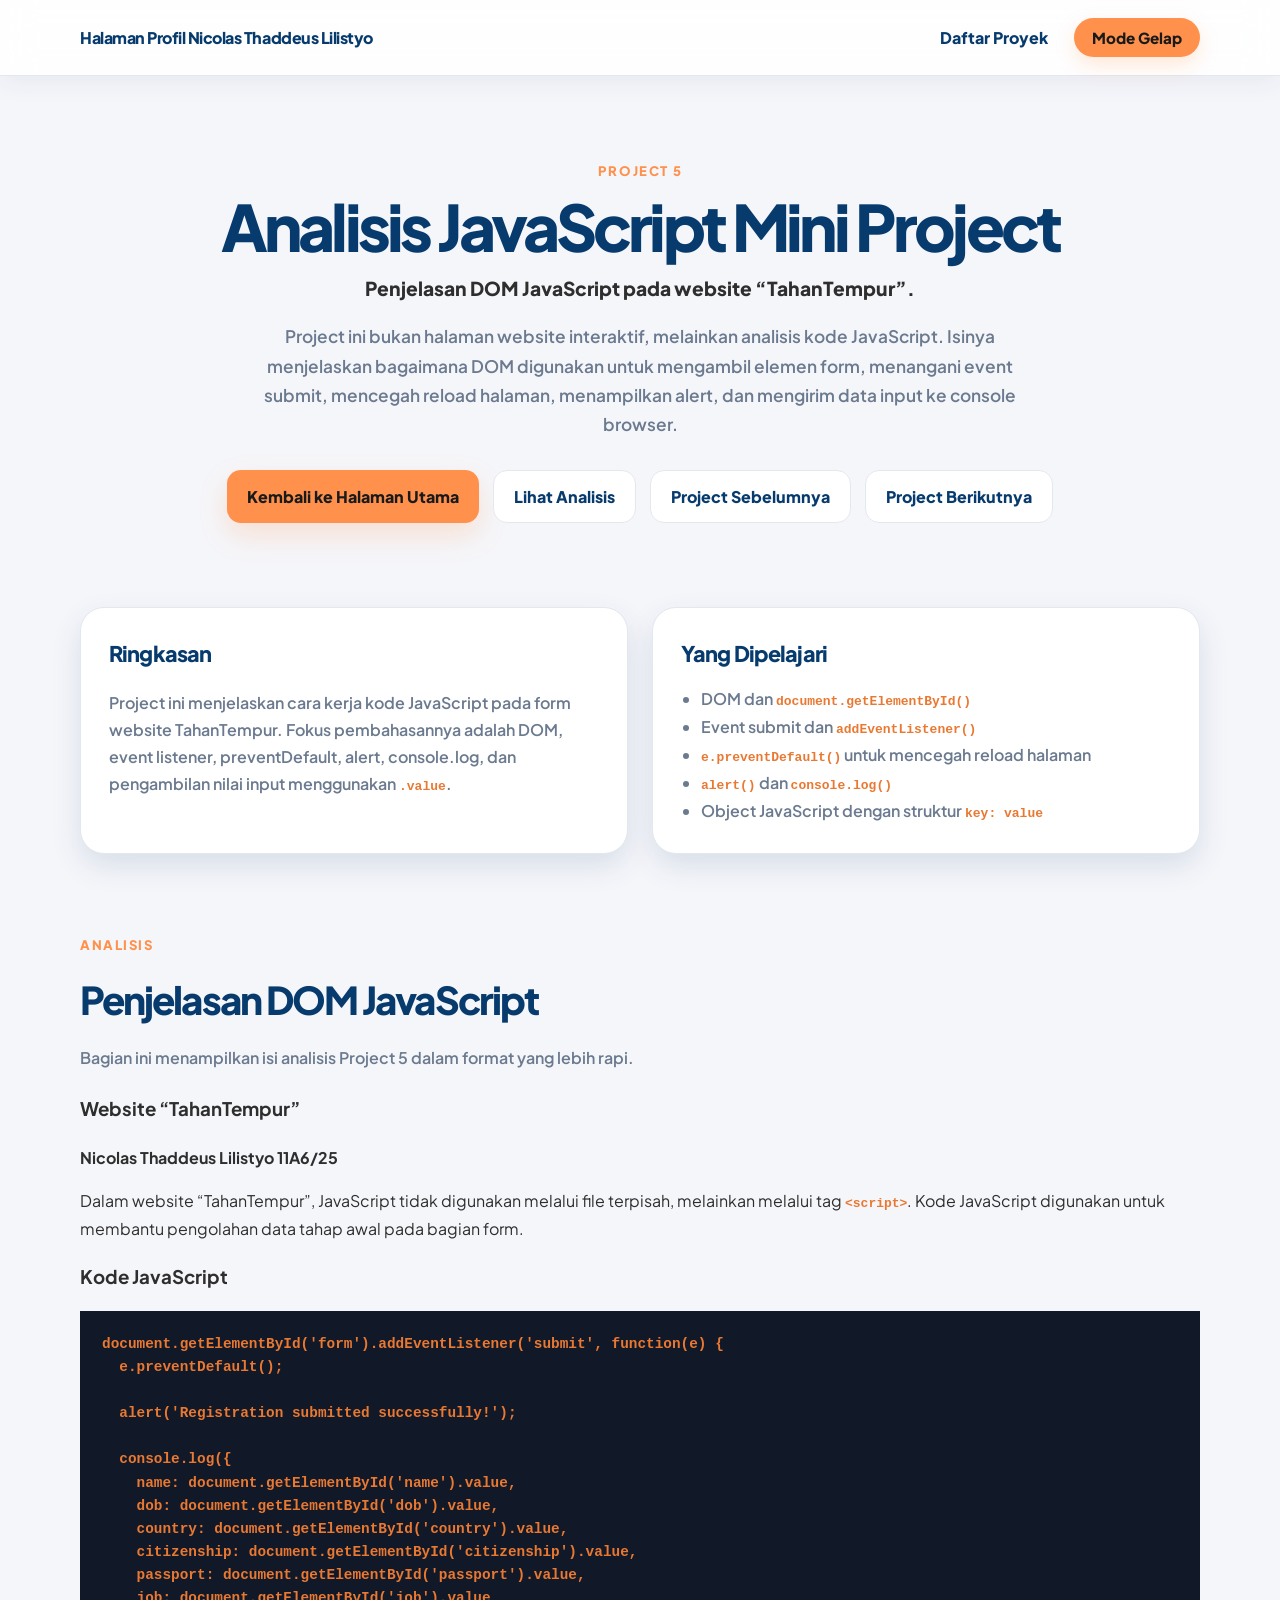
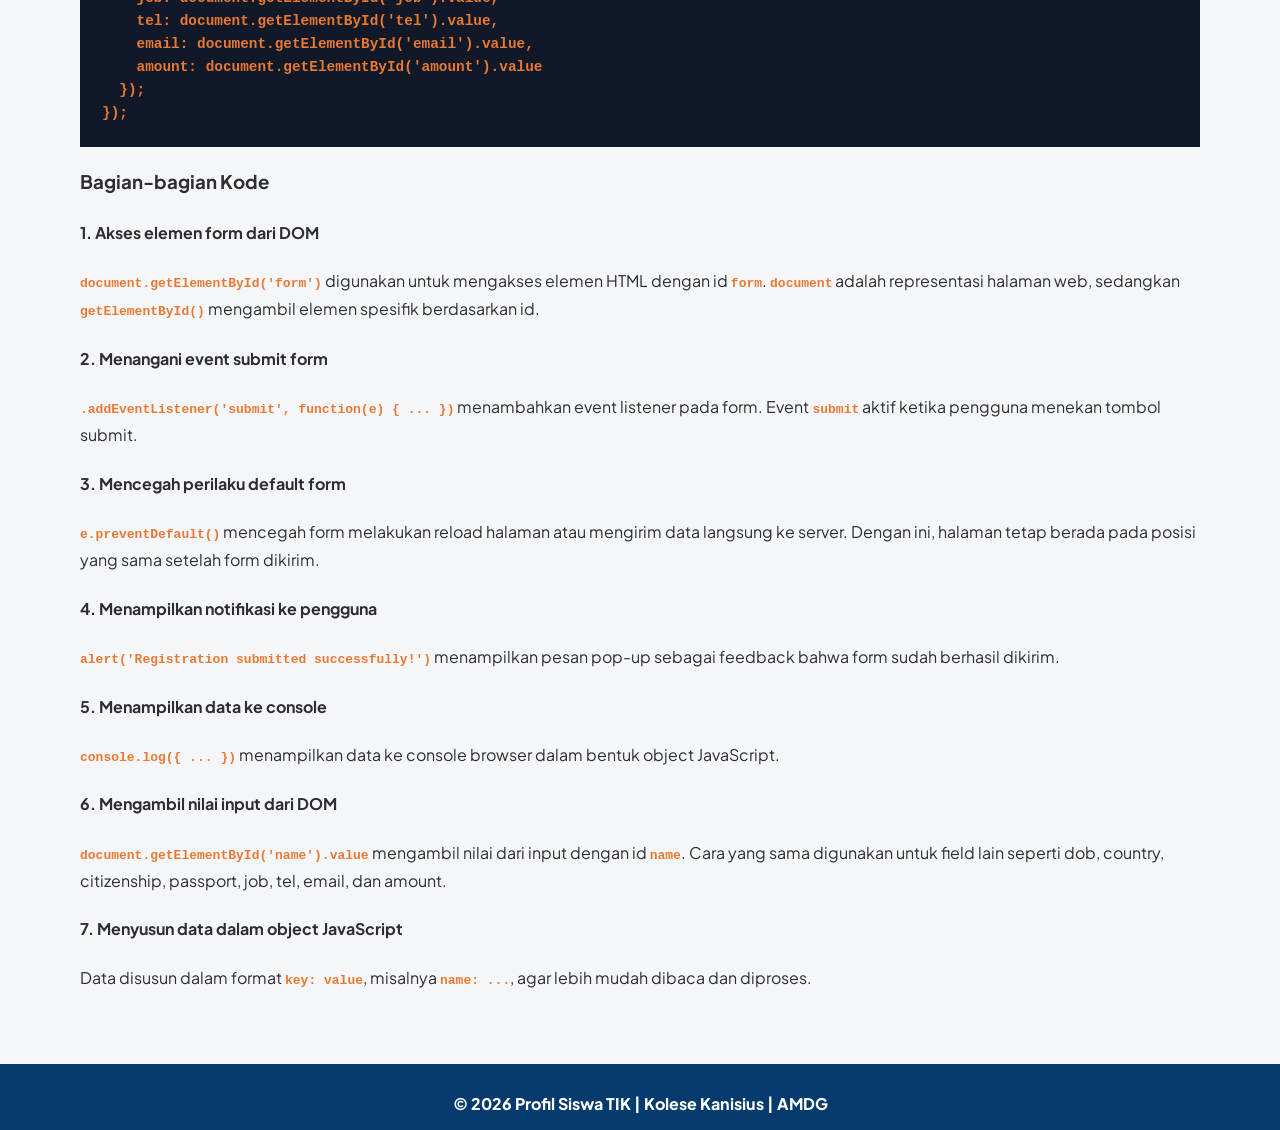
<file: project5.html>
<!DOCTYPE html>
<html lang="en">
<head>
  <meta charset="UTF-8" />
  <meta name="viewport" content="width=device-width, initial-scale=1.0" />
  <title>Project 5 | Analisis JavaScript Mini Project</title>
  <link rel="stylesheet" href="project.css" />
</head>
<body>
  <nav class="project-navbar">
    <a class="brand" href="index.html">Halaman Profil Nicolas Thaddeus Lilistyo</a>

    <div class="nav-actions">
      <a href="index.html#proyek" class="nav-link">Daftar Proyek</a>
      <button class="dark-mode" type="button">Mode Gelap</button>
    </div>
  </nav>

  <main>
    <section class="hero">
      <p class="eyebrow">Project 5</p>
      <h1>Analisis JavaScript Mini Project</h1>
      <p class="subtitle">Penjelasan DOM JavaScript pada website “TahanTempur”.</p>
      <p class="hero-description">
        Project ini bukan halaman website interaktif, melainkan analisis kode JavaScript.
        Isinya menjelaskan bagaimana DOM digunakan untuk mengambil elemen form,
        menangani event submit, mencegah reload halaman, menampilkan alert, dan
        mengirim data input ke console browser.
      </p>

      <div class="hero-buttons">
        <a href="index.html" class="btn btn-primary">Kembali ke Halaman Utama</a>
        <a href="#analysis" class="btn btn-secondary">Lihat Analisis</a>
        <a href="project4.html" class="btn btn-secondary">Project Sebelumnya</a>
        <a href="project6.html" class="btn btn-secondary">Project Berikutnya</a>
      </div>
    </section>

    <section class="info-grid">
      <article class="info-card">
        <h2>Ringkasan</h2>
        <p>
          Project ini menjelaskan cara kerja kode JavaScript pada form website TahanTempur.
          Fokus pembahasannya adalah DOM, event listener, preventDefault, alert,
          console.log, dan pengambilan nilai input menggunakan <code>.value</code>.
        </p>
      </article>

      <article class="info-card">
        <h2>Yang Dipelajari</h2>
        <ul>
          <li>DOM dan <code>document.getElementById()</code></li>
          <li>Event submit dan <code>addEventListener()</code></li>
          <li><code>e.preventDefault()</code> untuk mencegah reload halaman</li>
          <li><code>alert()</code> dan <code>console.log()</code></li>
          <li>Object JavaScript dengan struktur <code>key: value</code></li>
        </ul>
      </article>
    </section>

    <section id="analysis" class="preview-section">
      <div class="section-heading">
        <p class="eyebrow">Analisis</p>
        <h2>Penjelasan DOM JavaScript</h2>
        <p>Bagian ini menampilkan isi analisis Project 5 dalam format yang lebih rapi.</p>
      </div>

      <article class="analysis-card">
        <h3>Website “TahanTempur”</h3>
        <p><strong>Nicolas Thaddeus Lilistyo 11A6/25</strong></p>

        <p>
          Dalam website “TahanTempur”, JavaScript tidak digunakan melalui file terpisah,
          melainkan melalui tag <code>&lt;script&gt;</code>. Kode JavaScript digunakan untuk
          membantu pengolahan data tahap awal pada bagian form.
        </p>

        <h3>Kode JavaScript</h3>

        <pre><code>document.getElementById('form').addEventListener('submit', function(e) {
  e.preventDefault();

  alert('Registration submitted successfully!');

  console.log({
    name: document.getElementById('name').value,
    dob: document.getElementById('dob').value,
    country: document.getElementById('country').value,
    citizenship: document.getElementById('citizenship').value,
    passport: document.getElementById('passport').value,
    job: document.getElementById('job').value,
    tel: document.getElementById('tel').value,
    email: document.getElementById('email').value,
    amount: document.getElementById('amount').value
  });
});</code></pre>

        <h3>Bagian-bagian Kode</h3>

        <h4>1. Akses elemen form dari DOM</h4>
        <p>
          <code>document.getElementById('form')</code> digunakan untuk mengakses elemen HTML
          dengan id <code>form</code>. <code>document</code> adalah representasi halaman web,
          sedangkan <code>getElementById()</code> mengambil elemen spesifik berdasarkan id.
        </p>

        <h4>2. Menangani event submit form</h4>
        <p>
          <code>.addEventListener('submit', function(e) { ... })</code> menambahkan event listener
          pada form. Event <code>submit</code> aktif ketika pengguna menekan tombol submit.
        </p>

        <h4>3. Mencegah perilaku default form</h4>
        <p>
          <code>e.preventDefault()</code> mencegah form melakukan reload halaman atau mengirim data
          langsung ke server. Dengan ini, halaman tetap berada pada posisi yang sama setelah form dikirim.
        </p>

        <h4>4. Menampilkan notifikasi ke pengguna</h4>
        <p>
          <code>alert('Registration submitted successfully!')</code> menampilkan pesan pop-up sebagai
          feedback bahwa form sudah berhasil dikirim.
        </p>

        <h4>5. Menampilkan data ke console</h4>
        <p>
          <code>console.log({ ... })</code> menampilkan data ke console browser dalam bentuk object
          JavaScript.
        </p>

        <h4>6. Mengambil nilai input dari DOM</h4>
        <p>
          <code>document.getElementById('name').value</code> mengambil nilai dari input dengan id
          <code>name</code>. Cara yang sama digunakan untuk field lain seperti dob, country,
          citizenship, passport, job, tel, email, dan amount.
        </p>

        <h4>7. Menyusun data dalam object JavaScript</h4>
        <p>
          Data disusun dalam format <code>key: value</code>, misalnya <code>name: ...</code>,
          agar lebih mudah dibaca dan diproses.
        </p>
      </article>
    </section>
  </main>

  <footer>
    <p>© 2026 Profil Siswa TIK | Kolese Kanisius | AMDG</p>
  </footer>

  <script src="script.js"></script>
</body>
</html>
</file>
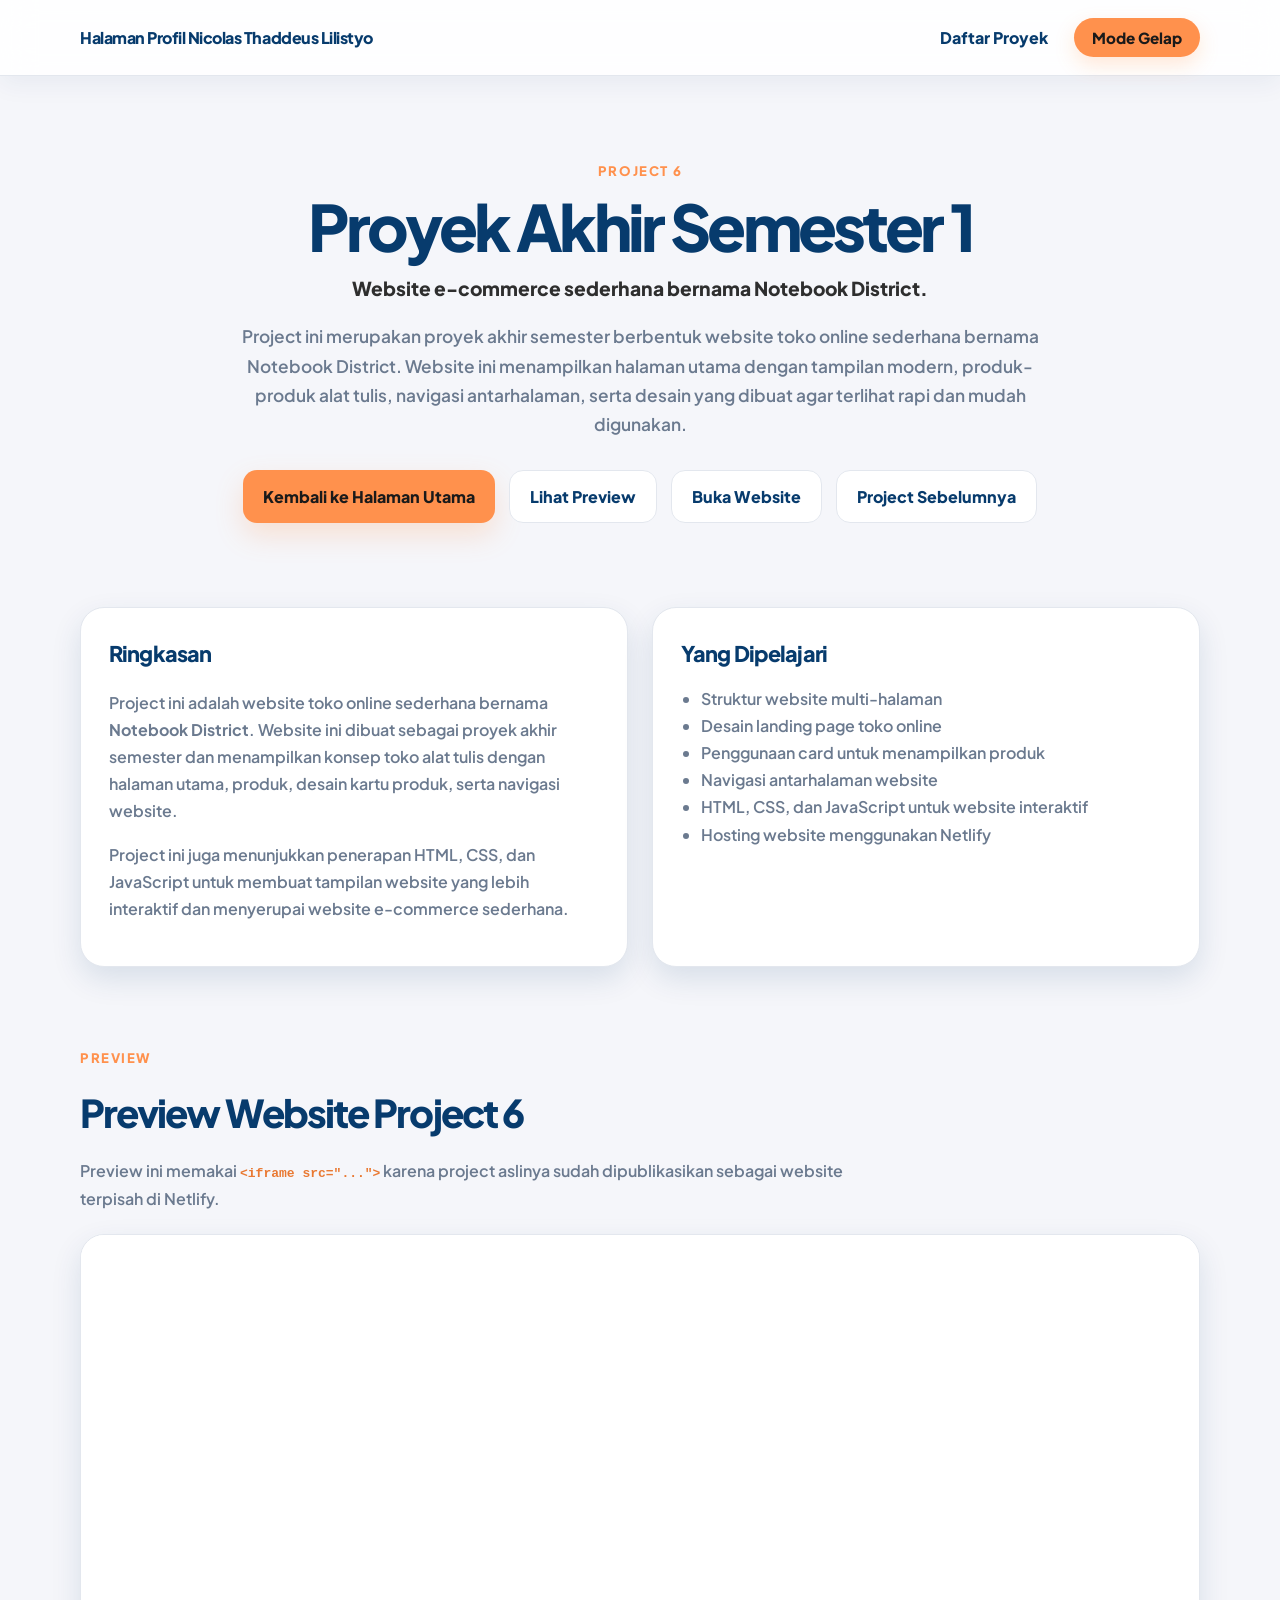
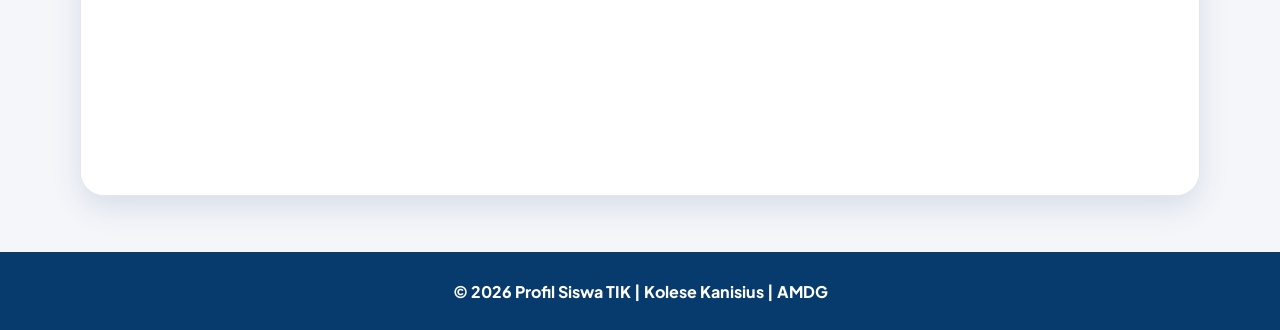
<file: project6.html>
<!DOCTYPE html>
<html lang="en">
<head>
  <meta charset="UTF-8" />
  <meta name="viewport" content="width=device-width, initial-scale=1.0" />
  <title>Project 6 | Proyek Akhir Semester 1</title>
  <link rel="stylesheet" href="project.css" />
</head>
<body>
  <nav class="project-navbar">
    <a class="brand" href="index.html">Halaman Profil Nicolas Thaddeus Lilistyo</a>

    <div class="nav-actions">
      <a href="index.html#proyek" class="nav-link">Daftar Proyek</a>
      <button class="dark-mode" type="button">Mode Gelap</button>
    </div>
  </nav>

  <main>
    <section class="hero">
      <p class="eyebrow">Project 6</p>
      <h1>Proyek Akhir Semester 1</h1>
      <p class="subtitle">Website e-commerce sederhana bernama Notebook District.</p>
      <p class="hero-description">
        Project ini merupakan proyek akhir semester berbentuk website toko online
        sederhana bernama Notebook District. Website ini menampilkan halaman utama
        dengan tampilan modern, produk-produk alat tulis, navigasi antarhalaman,
        serta desain yang dibuat agar terlihat rapi dan mudah digunakan.
      </p>

      <div class="hero-buttons">
        <a href="index.html" class="btn btn-primary">Kembali ke Halaman Utama</a>
        <a href="#preview" class="btn btn-secondary">Lihat Preview</a>
        <a href="https://notebook-district.netlify.app/html/main.html" target="_blank" rel="noopener noreferrer" class="btn btn-secondary">Buka Website</a>
        <a href="project5.html" class="btn btn-secondary">Project Sebelumnya</a>
      </div>
    </section>

    <section class="info-grid">
      <article class="info-card">
        <h2>Ringkasan</h2>
        <p>
          Project ini adalah website toko online sederhana bernama
          <strong>Notebook District</strong>. Website ini dibuat sebagai proyek akhir
          semester dan menampilkan konsep toko alat tulis dengan halaman utama,
          produk, desain kartu produk, serta navigasi website.
        </p>
        <p>
          Project ini juga menunjukkan penerapan HTML, CSS, dan JavaScript untuk
          membuat tampilan website yang lebih interaktif dan menyerupai website
          e-commerce sederhana.
        </p>
      </article>

      <article class="info-card">
        <h2>Yang Dipelajari</h2>
        <ul>
          <li>Struktur website multi-halaman</li>
          <li>Desain landing page toko online</li>
          <li>Penggunaan card untuk menampilkan produk</li>
          <li>Navigasi antarhalaman website</li>
          <li>HTML, CSS, dan JavaScript untuk website interaktif</li>
          <li>Hosting website menggunakan Netlify</li>
        </ul>
      </article>
    </section>

    <section id="preview" class="preview-section">
      <div class="section-heading">
        <p class="eyebrow">Preview</p>
        <h2>Preview Website Project 6</h2>
        <p>
          Preview ini memakai <code>&lt;iframe src=&quot;...&quot;&gt;</code> karena project aslinya
          sudah dipublikasikan sebagai website terpisah di Netlify.
        </p>
      </div>

      <div class="preview-frame external-preview">
        <iframe
          title="Preview Project 6"
          src="https://notebook-district.netlify.app/html/main.html">
        </iframe>
      </div>
    </section>
  </main>

  <footer>
    <p>© 2026 Profil Siswa TIK | Kolese Kanisius | AMDG</p>
  </footer>

  <script src="script.js"></script>
</body>
</html>
</file>
<file: main.css>
@import url("https://fonts.googleapis.com/css2?family=Plus+Jakarta+Sans:wght@400;500;600;700;800;900&display=swap");

:root {
  --primary: #FF914D;
  --primary-dark: #E97932;
  --primary-soft: #FFF3E8;

  --navy: #073B6D;
  --navy-2: #0B579F;

  --bg: #F5F6FA;
  --card-bg: #FFFFFF;
  --text: #2E2E2E;
  --muted: #6B7A8F;
  --border: #E3E7EE;

  --shadow-soft: 0 12px 30px rgba(7, 59, 109, 0.12);
  --shadow-hover: 0 18px 45px rgba(255, 145, 77, 0.26);

  --radius-lg: 24px;
  --radius-md: 16px;

  --container-width: 1200px;
}

* {
  box-sizing: border-box;
}

html {
  scroll-behavior: smooth;
}

body {
  margin: 0 !important;
  background: var(--bg) !important;
  color: var(--text);
  font-family: "Plus Jakarta Sans", system-ui, -apple-system, BlinkMacSystemFont, "Segoe UI", sans-serif !important;
  line-height: 1.7;
}

section {
  scroll-margin-top: 95px;
}

/* =========================
   Navbar
   ========================= */

.navbar {
  position: sticky !important;
  top: 0;
  z-index: 1000;

  display: flex !important;
  align-items: center;
  gap: 20px;

  width: 100%;
  padding: 14px max(24px, calc((100% - var(--container-width)) / 2)) !important;

  background: rgba(255, 255, 255, 0.9) !important;
  backdrop-filter: blur(16px);
  border-bottom: 1px solid rgba(227, 231, 238, 0.9);
  box-shadow: 0 8px 24px rgba(7, 59, 109, 0.06);
}

.navbar-name {
  color: var(--navy);
  font-size: 1.08rem;
  font-weight: 900;
  text-decoration: none;
  letter-spacing: -0.03em;
  white-space: nowrap;
}

.navbar-name:hover {
  color: var(--primary);
}

.navbar-toggler {
  display: none !important;
  margin-left: auto;
  border: 1px solid var(--border) !important;
  border-radius: 12px !important;
  padding: 8px 10px !important;
}

.navbar-toggler:focus {
  box-shadow: 0 0 0 4px rgba(255, 145, 77, 0.2) !important;
}

.navbar-collapse {
  display: flex !important;
  align-items: center;
  justify-content: flex-end;
  flex-basis: auto !important;
  flex-grow: 1;
}

.navbar-nav {
  display: flex;
  flex-direction: row !important;
  align-items: center;
  gap: 8px;
}

.nav-link {
  color: var(--navy) !important;
  font-weight: 750 !important;
  padding: 8px 12px !important;
  border-radius: 999px;
  transition: color 0.25s ease, background-color 0.25s ease, transform 0.25s ease;
  white-space: nowrap;
}

.nav-link:hover {
  color: var(--primary) !important;
  background: var(--primary-soft);
  transform: translateY(-1px);
}

.dark-mode {
  margin-left: 12px;
  border: none;
  border-radius: 999px;
  padding: 9px 16px;
  background: var(--navy);
  color: #fff;
  font-weight: 800;
  cursor: pointer;
  white-space: nowrap;
  transition: transform 0.25s ease, background-color 0.25s ease, box-shadow 0.25s ease;
}

.dark-mode:hover {
  background: var(--primary);
  transform: translateY(-2px);
  box-shadow: 0 10px 24px rgba(255, 145, 77, 0.3);
}

header {
  padding: 80px 24px 88px;
  text-align: center;
  color: #fff;
  background:
    radial-gradient(circle at 18% 20%, rgba(255, 145, 77, 0.34), transparent 34%),
    linear-gradient(135deg, var(--navy), var(--navy-2));
}

header h1 {
  margin: 0;
  font-size: clamp(2.2rem, 5vw, 4rem);
  font-weight: 900;
  letter-spacing: -0.055em;
}

header p {
  margin: 12px 0 0;
  font-size: clamp(1rem, 2vw, 1.35rem);
  font-weight: 700;
  opacity: 0.92;
}

section {
  width: min(var(--container-width), calc(100% - 48px));
  margin: 0 auto;
  padding: 72px 0;
}

section h2 {
  margin: 0 0 26px;
  color: var(--navy);
  font-size: clamp(1.6rem, 3vw, 2.25rem);
  font-weight: 900;
  letter-spacing: -0.04em;
}

section > p {
  max-width: 1050px;
  margin: 0;
  font-size: 1.08rem;
}

#profil {
  display: flex;
  justify-content: center;
  padding-top: 72px;
  padding-bottom: 56px;
}

.profile-card {
  width: min(430px, 100%);
  padding: 36px;
  text-align: center;
  background: var(--card-bg);
  border: 1px solid rgba(227, 231, 238, 0.9);
  border-radius: var(--radius-lg);
  box-shadow: var(--shadow-soft);
  animation: fadeUp 0.75s ease both;
  transition: transform 0.3s ease, box-shadow 0.3s ease;
}

.profile-card:hover {
  transform: translateY(-8px);
  box-shadow: var(--shadow-hover);
}

.profile-card img {
  width: 150px;
  height: 150px;
  display: block;
  margin: 0 auto 24px;
  object-fit: cover;
  border-radius: 50%;
  background:
    radial-gradient(circle at 35% 30%, #fff 0 10%, transparent 12%),
    linear-gradient(135deg, var(--primary-soft), #FFD2B8);
  border: 5px solid var(--primary-soft);
}

.profile-card h2 {
  margin: 0 0 4px;
  color: var(--text);
  font-size: 1.9rem;
  font-weight: 900;
}

.profile-card > p {
  margin: 0 0 22px;
  color: var(--muted);
  font-weight: 700;
}

.biodata {
  margin-top: 20px;
  text-align: left;
}

.biodata p {
  margin: 8px 0;
  font-size: 1rem;
}

#tentang {
  padding-top: 48px;
}

#tentang p {
  background: var(--card-bg);
  padding: 28px 30px;
  border-left: 7px solid var(--primary);
  border-radius: var(--radius-md);
  box-shadow: 0 10px 26px rgba(7, 59, 109, 0.08);

  max-width: 100%;
  white-space: normal;
  overflow-wrap: break-word;
  word-break: normal;
  overflow: hidden;
}

#nilai table {
  width: 100%;
  overflow: hidden;
  border-collapse: separate;
  border-spacing: 0;
  background: var(--card-bg);
  border-radius: var(--radius-md);
  box-shadow: var(--shadow-soft);
}

#nilai thead th {
  padding: 18px;
  background: linear-gradient(135deg, var(--navy), var(--navy-2));
  color: #fff;
  font-size: 1.05rem;
  text-align: center;
}

#nilai tbody td {
  padding: 17px 18px;
  border-bottom: 1px solid var(--border);
  text-align: center;
  font-size: 1rem;
}

#nilai tbody tr:last-child td {
  border-bottom: none;
}

#nilai tbody tr {
  transition: background-color 0.25s ease;
}

#nilai tbody tr:hover {
  background: var(--primary-soft);
}

.project-container {
  display: grid;
  grid-template-columns: repeat(3, 1fr);
  gap: 28px;
}

.project-card {
  position: relative;
  overflow: hidden;

  min-height: 190px;
  padding: 30px;
  background: var(--card-bg);
  border: 1px solid rgba(227, 231, 238, 0.9);
  border-radius: var(--radius-lg);
  box-shadow: 0 10px 28px rgba(7, 59, 109, 0.08);

  animation: fadeUp 0.75s ease both;
  transition:
    transform 0.3s ease,
    box-shadow 0.3s ease,
    border-color 0.3s ease;
}

.project-card::before {
  content: "";
  position: absolute;
  inset: 0;
  background: radial-gradient(
    circle at 20% 20%,
    rgba(255, 145, 77, 0.22),
    transparent 45%
  );
  opacity: 0;
  transition: opacity 0.3s ease;
  pointer-events: none;
}

.project-card:hover {
  transform: translateY(-10px) scale(1.015);
  border-color: rgba(255, 145, 77, 0.55);
  box-shadow: var(--shadow-hover);
}

.project-card:hover::before {
  opacity: 1;
}

.project-card h3 {
  position: relative;
  margin: 0 0 8px;
  color: var(--text);
  font-size: 1.35rem;
  font-weight: 900;
}

.project-card p {
  position: relative;
  margin: 0 0 24px;
  color: var(--muted);
  font-weight: 650;
}

.project-card a {
  position: relative;
  display: inline-flex;
  align-items: center;
  justify-content: center;

  padding: 10px 18px;
  background: var(--primary);
  color: #fff;
  border-radius: 12px;
  text-decoration: none;
  font-weight: 850;

  transition: background-color 0.25s ease, transform 0.25s ease, box-shadow 0.25s ease;
}

.project-card a:hover {
  background: var(--primary-dark);
  color: #fff;
  transform: translateY(-2px);
  box-shadow: 0 10px 20px rgba(255, 145, 77, 0.28);
}

.project-card:nth-child(1) { animation-delay: 0.05s; }
.project-card:nth-child(2) { animation-delay: 0.10s; }
.project-card:nth-child(3) { animation-delay: 0.15s; }
.project-card:nth-child(4) { animation-delay: 0.20s; }
.project-card:nth-child(5) { animation-delay: 0.25s; }
.project-card:nth-child(6) { animation-delay: 0.30s; }

footer {
  margin-top: 56px;
  padding: 26px 24px;
  text-align: center;
  background: var(--navy);
  color: #fff;
}

footer p {
  margin: 0;
  font-weight: 700;
}

body.dark,
body.dark-mode,
html[data-theme="dark"] body {
  --bg: #0B1F1A;
  --card-bg: #102A23;
  --text: #F5F5F5;
  --muted: #B8C7BF;
  --border: #24463A;

  --primary: #FF914D;
  --primary-dark: #E97932;
  --primary-soft: rgba(255, 145, 77, 0.14);

  --shadow-soft: 0 12px 32px rgba(0, 0, 0, 0.38);
  --shadow-hover: 0 18px 45px rgba(255, 145, 77, 0.2);
}

body.dark .navbar,
body.dark-mode .navbar,
html[data-theme="dark"] body .navbar {
  background: rgba(11, 31, 26, 0.9) !important;
  border-bottom-color: rgba(36, 70, 58, 0.9);
  box-shadow: 0 8px 24px rgba(0, 0, 0, 0.28);
}

body.dark .navbar-name,
body.dark-mode .navbar-name,
html[data-theme="dark"] body .navbar-name,
body.dark .nav-link,
body.dark-mode .nav-link,
html[data-theme="dark"] body .nav-link {
  color: #F5F5F5 !important;
}

body.dark .navbar-name:hover,
body.dark-mode .navbar-name:hover,
html[data-theme="dark"] body .navbar-name:hover,
body.dark .nav-link:hover,
body.dark-mode .nav-link:hover,
html[data-theme="dark"] body .nav-link:hover {
  color: var(--primary) !important;
  background: rgba(255, 145, 77, 0.12);
}

body.dark .navbar-toggler,
body.dark-mode .navbar-toggler,
html[data-theme="dark"] body .navbar-toggler {
  border-color: var(--border) !important;
  background: rgba(255, 255, 255, 0.04);
}

body.dark header,
body.dark-mode header,
html[data-theme="dark"] body header {
  background:
    radial-gradient(circle at 20% 20%, rgba(255, 145, 77, 0.32), transparent 34%),
    linear-gradient(135deg, #0B1F1A, #12372A);
}

body.dark section h2,
body.dark-mode section h2,
html[data-theme="dark"] body section h2 {
  color: #F5F5F5;
}

body.dark .profile-card,
body.dark-mode .profile-card,
html[data-theme="dark"] body .profile-card,
body.dark .project-card,
body.dark-mode .project-card,
html[data-theme="dark"] body .project-card {
  background: var(--card-bg);
  border-color: var(--border);
}

body.dark .profile-card img,
body.dark-mode .profile-card img,
html[data-theme="dark"] body .profile-card img {
  border-color: rgba(255, 145, 77, 0.22);
}

body.dark .profile-card h2,
body.dark-mode .profile-card h2,
html[data-theme="dark"] body .profile-card h2,
body.dark .project-card h3,
body.dark-mode .project-card h3,
html[data-theme="dark"] body .project-card h3 {
  color: var(--text);
}

body.dark .profile-card > p,
body.dark-mode .profile-card > p,
html[data-theme="dark"] body .profile-card > p,
body.dark .project-card p,
body.dark-mode .project-card p,
html[data-theme="dark"] body .project-card p {
  color: var(--muted);
}

body.dark #tentang p,
body.dark-mode #tentang p,
html[data-theme="dark"] body #tentang p {
  background: var(--card-bg);
  border-left-color: var(--primary);
  color: var(--text);

  max-width: 100%;
  white-space: normal;
  overflow-wrap: break-word;
  word-break: normal;
  overflow: hidden;
}

body.dark #nilai table,
body.dark-mode #nilai table,
html[data-theme="dark"] body #nilai table {
  background: var(--card-bg);
}

body.dark #nilai thead th,
body.dark-mode #nilai thead th,
html[data-theme="dark"] body #nilai thead th {
  background: linear-gradient(135deg, #102A23, #1C4A3C);
  color: #F5F5F5;
}

body.dark #nilai tbody td,
body.dark-mode #nilai tbody td,
html[data-theme="dark"] body #nilai tbody td {
  color: var(--text);
  border-bottom-color: var(--border);
}

body.dark #nilai tbody tr:hover,
body.dark-mode #nilai tbody tr:hover,
html[data-theme="dark"] body #nilai tbody tr:hover {
  background: rgba(255, 145, 77, 0.12);
}

body.dark .project-card a,
body.dark-mode .project-card a,
html[data-theme="dark"] body .project-card a,
body.dark .dark-mode,
body.dark-mode .dark-mode,
html[data-theme="dark"] body .dark-mode {
  background: var(--primary);
  color: #0B1F1A;
}

body.dark .project-card a:hover,
body.dark-mode .project-card a:hover,
html[data-theme="dark"] body .project-card a:hover,
body.dark .dark-mode:hover,
body.dark-mode .dark-mode:hover,
html[data-theme="dark"] body .dark-mode:hover {
  background: #FFB27A;
  color: #0B1F1A;
}

body.dark footer,
body.dark-mode footer,
html[data-theme="dark"] body footer {
  background: #081A16;
  color: #F5F5F5;
  border-top: 1px solid var(--border);
}

@keyframes fadeUp {
  from {
    opacity: 0;
    transform: translateY(24px);
  }

  to {
    opacity: 1;
    transform: translateY(0);
  }
}

@media (max-width: 1100px) {
  .navbar {
    padding-left: 18px !important;
    padding-right: 18px !important;
    flex-wrap: wrap;
  }

  .navbar-toggler {
    display: block !important;
  }

  .navbar-collapse {
    display: none !important;
    width: 100%;
    flex-basis: 100% !important;
    align-items: flex-start;
    justify-content: flex-start;
  }

  .navbar-collapse.show {
    display: block !important;
  }

  .navbar-nav {
    flex-direction: column !important;
    align-items: flex-start;
    gap: 6px;
    padding-top: 14px;
  }

  .nav-link {
    display: inline-block;
  }

  .dark-mode {
    margin: 12px 0 0;
  }
}

@media (max-width: 992px) {
  header {
    padding-top: 64px;
    padding-bottom: 70px;
  }

  section {
    width: min(100% - 36px, var(--container-width));
    padding: 56px 0;
  }

  .project-container {
    grid-template-columns: repeat(2, 1fr);
  }
}

@media (max-width: 640px) {
  .navbar {
    padding: 14px 16px !important;
  }

  .navbar-name {
    font-size: 0.98rem;
  }

  header {
    padding: 58px 18px 64px;
  }

  section {
    width: calc(100% - 28px);
    padding: 46px 0;
  }

  #profil {
    padding-top: 46px;
  }

  .profile-card {
    padding: 28px 22px;
    border-radius: 20px;
  }

  .profile-card img {
    width: 124px;
    height: 124px;
  }

  #tentang p {
    padding: 22px;
  }

  #nilai {
    overflow-x: auto;
  }

  #nilai table {
    min-width: 620px;
  }

  .project-container {
    grid-template-columns: 1fr;
    gap: 18px;
  }

  .project-card {
    min-height: 170px;
    padding: 24px;
  }

  footer {
    margin-top: 32px;
  }
}

@media (prefers-reduced-motion: reduce) {
  html {
    scroll-behavior: auto;
  }

  *,
  *::before,
  *::after {
    animation: none !important;
    transition: none !important;
  }
}
</file>
<file: project.css>
@import url("https://fonts.googleapis.com/css2?family=Plus+Jakarta+Sans:wght@400;500;600;700;800;900&display=swap");

:root {
  --primary: #FF914D;
  --primary-dark: #E97932;
  --primary-soft: #FFF3E8;

  --bg: #F5F6FA;
  --card-bg: #FFFFFF;
  --text: #2E2E2E;
  --muted: #6B7A8F;
  --border: #E3E7EE;

  --accent: #073B6D;
  --shadow-soft: 0 12px 30px rgba(7, 59, 109, 0.12);
  --shadow-hover: 0 18px 45px rgba(255, 145, 77, 0.24);

  --radius-lg: 24px;
  --container-width: 1120px;
}

* {
  box-sizing: border-box;
}

html {
  scroll-behavior: smooth;
}

body {
  margin: 0;
  background: var(--bg);
  color: var(--text);
  font-family: "Plus Jakarta Sans", system-ui, -apple-system, BlinkMacSystemFont, "Segoe UI", sans-serif;
  line-height: 1.7;
}

.project-navbar {
  position: sticky;
  top: 0;
  z-index: 100;

  display: flex;
  justify-content: space-between;
  align-items: center;
  gap: 20px;

  padding: 16px max(24px, calc((100% - var(--container-width)) / 2));

  background: rgba(255, 255, 255, 0.9);
  backdrop-filter: blur(16px);
  border-bottom: 1px solid var(--border);
  box-shadow: 0 8px 24px rgba(7, 59, 109, 0.06);
}

.brand {
  color: var(--accent);
  font-weight: 900;
  text-decoration: none;
  letter-spacing: -0.03em;
}

.brand:hover {
  color: var(--primary);
}

.nav-actions {
  display: flex;
  align-items: center;
  gap: 14px;
}

.nav-link {
  color: var(--accent);
  font-weight: 800;
  text-decoration: none;
  padding: 8px 12px;
  border-radius: 999px;
  transition:
    color 0.25s ease,
    background-color 0.25s ease,
    transform 0.25s ease;
}

.nav-link:hover {
  color: var(--primary);
  background: var(--primary-soft);
  transform: translateY(-1px);
}

.project-navbar .dark-mode {
  border: none;
  outline: none;

  padding: 10px 18px;
  border-radius: 999px;

  background: var(--primary);
  color: #1A1A1A;

  font-family: inherit;
  font-size: 0.95rem;
  font-weight: 900;

  cursor: pointer;

  box-shadow: 0 8px 20px rgba(255, 145, 77, 0.22);

  transition:
    transform 0.25s ease,
    background-color 0.25s ease,
    box-shadow 0.25s ease;
}

.project-navbar .dark-mode:hover {
  background: #FFB27A;
  transform: translateY(-2px);
  box-shadow: 0 12px 26px rgba(255, 145, 77, 0.32);
}

.project-navbar .dark-mode:active {
  transform: translateY(0);
  box-shadow: 0 6px 14px rgba(255, 145, 77, 0.24);
}

.project-navbar .dark-mode:focus-visible {
  box-shadow:
    0 0 0 4px rgba(255, 145, 77, 0.25),
    0 8px 20px rgba(255, 145, 77, 0.22);
}

main {
  width: min(var(--container-width), calc(100% - 48px));
  margin: 0 auto;
}

section {
  scroll-margin-top: 90px;
}

.hero {
  padding: 84px 0 52px;
  text-align: center;
  animation: fadeUp 0.7s ease both;
}

.eyebrow {
  margin: 0 0 10px;
  color: var(--primary);
  font-weight: 900;
  text-transform: uppercase;
  letter-spacing: 0.12em;
  font-size: 0.82rem;
}

.hero h1 {
  margin: 0;
  color: var(--accent);
  font-size: clamp(2.4rem, 5vw, 4.5rem);
  font-weight: 900;
  letter-spacing: -0.06em;
  line-height: 1.05;
}

.subtitle {
  margin: 12px 0 0;
  color: var(--text);
  font-size: 1.2rem;
  font-weight: 800;
}

.hero-description {
  max-width: 810px;
  margin: 18px auto 0;
  color: var(--muted);
  font-size: 1.08rem;
  font-weight: 600;
}

.hero-buttons {
  display: flex;
  justify-content: center;
  flex-wrap: wrap;
  gap: 14px;
  margin-top: 30px;
}

.btn {
  display: inline-flex;
  align-items: center;
  justify-content: center;

  padding: 12px 20px;
  border-radius: 14px;

  font-weight: 900;
  text-decoration: none;

  transition:
    transform 0.25s ease,
    box-shadow 0.25s ease,
    background-color 0.25s ease;
}

.btn:hover {
  transform: translateY(-2px);
}

.btn-primary {
  background: var(--primary);
  color: #1A1A1A;
  box-shadow: 0 12px 28px rgba(255, 145, 77, 0.22);
}

.btn-primary:hover {
  background: #FFB27A;
  color: #1A1A1A;
}

.btn-secondary {
  background: var(--card-bg);
  color: var(--accent);
  border: 1px solid var(--border);
}

.btn-secondary:hover {
  box-shadow: var(--shadow-soft);
}

.info-grid {
  display: grid;
  grid-template-columns: repeat(2, 1fr);
  gap: 24px;
  padding: 32px 0 56px;
}

.info-card {
  background: var(--card-bg);
  border: 1px solid var(--border);
  border-radius: var(--radius-lg);
  padding: 28px;
  box-shadow: var(--shadow-soft);

  transition:
    transform 0.3s ease,
    box-shadow 0.3s ease,
    border-color 0.3s ease;
}

.info-card:hover {
  transform: translateY(-6px);
  border-color: rgba(255, 145, 77, 0.55);
  box-shadow: var(--shadow-hover);
}

.info-card h2 {
  margin: 0 0 12px;
  color: var(--accent);
  font-size: 1.35rem;
  font-weight: 900;
  letter-spacing: -0.04em;
}

.info-card p,
.info-card li {
  color: var(--muted);
  font-weight: 600;
}

.info-card ul {
  margin: 0;
  padding-left: 20px;
}

.preview-section {
  padding: 24px 0 56px;
}

.section-heading {
  margin-bottom: 22px;
}

.section-heading h2 {
  margin: 0;
  color: var(--accent);
  font-size: clamp(1.8rem, 3vw, 2.6rem);
  font-weight: 900;
  letter-spacing: -0.05em;
}

.section-heading p:last-child {
  max-width: 820px;
  margin: 12px 0 0;
  color: var(--muted);
  font-weight: 600;
}

code {
  color: var(--primary-dark);
  font-weight: 800;
}

.preview-frame {
  overflow: hidden;
  background: var(--card-bg);
  border: 1px solid var(--border);
  border-radius: var(--radius-lg);
  box-shadow: var(--shadow-soft);
}

.preview-frame iframe {
  display: block;
  width: 100%;
  height: 560px;
  border: 0;
  background: #fff;
}

.code-section {
  padding: 0 0 72px;
}

details {
  background: var(--card-bg);
  border: 1px solid var(--border);
  border-radius: var(--radius-lg);
  box-shadow: var(--shadow-soft);
  overflow: hidden;
}

summary {
  padding: 18px 22px;
  color: var(--accent);
  font-weight: 900;
  cursor: pointer;
}

pre {
  max-height: 520px;
  margin: 0;
  padding: 22px;
  overflow: auto;

  background: #111827;
  color: #F9FAFB;

  font-size: 0.9rem;
  line-height: 1.6;
}

footer {
  padding: 26px 24px;
  text-align: center;
  background: var(--accent);
  color: #fff;
}

footer p {
  margin: 0;
  font-weight: 750;
}

body.dark-mode {
  --bg: #0B1F1A;
  --card-bg: #102A23;
  --text: #F5F5F5;
  --muted: #B8C7BF;
  --border: #24463A;

  --accent: #F5F5F5;
  --primary-soft: rgba(255, 145, 77, 0.14);

  --shadow-soft: 0 12px 32px rgba(0, 0, 0, 0.38);
  --shadow-hover: 0 18px 45px rgba(255, 145, 77, 0.2);
}

body.dark-mode .project-navbar {
  background: rgba(11, 31, 26, 0.9);
  border-bottom-color: rgba(36, 70, 58, 0.9);
  box-shadow: 0 8px 24px rgba(0, 0, 0, 0.28);
}

body.dark-mode .brand,
body.dark-mode .nav-link,
body.dark-mode summary {
  color: #F5F5F5;
}

body.dark-mode .brand:hover,
body.dark-mode .nav-link:hover {
  color: var(--primary);
  background: rgba(255, 145, 77, 0.12);
}

body.dark-mode .project-navbar .dark-mode {
  background: var(--primary);
  color: #0B1F1A;
}

body.dark-mode .project-navbar .dark-mode:hover {
  background: #FFB27A;
  color: #0B1F1A;
}

body.dark-mode .btn-primary {
  background: var(--primary);
  color: #0B1F1A;
}

body.dark-mode .btn-primary:hover {
  background: #FFB27A;
  color: #0B1F1A;
}

body.dark-mode .btn-secondary {
  background: #102A23;
  color: #F5F5F5;
  border-color: var(--border);
}

body.dark-mode .btn-secondary:hover {
  background: #14382E;
}

body.dark-mode .preview-frame iframe {
  background: #fff;
}

body.dark-mode footer {
  background: #081A16;
  color: #F5F5F5;
  border-top: 1px solid var(--border);
}

@keyframes fadeUp {
  from {
    opacity: 0;
    transform: translateY(24px);
  }

  to {
    opacity: 1;
    transform: translateY(0);
  }
}

@media (max-width: 800px) {
  .project-navbar {
    align-items: flex-start;
    flex-direction: column;
    padding: 16px 20px;
  }

  .nav-actions {
    width: 100%;
    justify-content: space-between;
  }

  main {
    width: calc(100% - 32px);
  }

  .hero {
    padding-top: 58px;
  }

  .info-grid {
    grid-template-columns: 1fr;
  }

  .preview-frame iframe {
    height: 480px;
  }
}

@media (max-width: 520px) {
  .nav-actions {
    align-items: stretch;
    flex-direction: column;
  }

  .nav-link,
  .dark-mode {
    width: 100%;
    text-align: center;
  }

  .hero-buttons {
    flex-direction: column;
  }

  .btn {
    width: 100%;
  }

  .preview-frame iframe {
    height: 420px;
  }
}

@media (prefers-reduced-motion: reduce) {
  html {
    scroll-behavior: auto;
  }

  *,
  *::before,
  *::after {
    animation: none !important;
    transition: none !important;
  }
}
</file>
